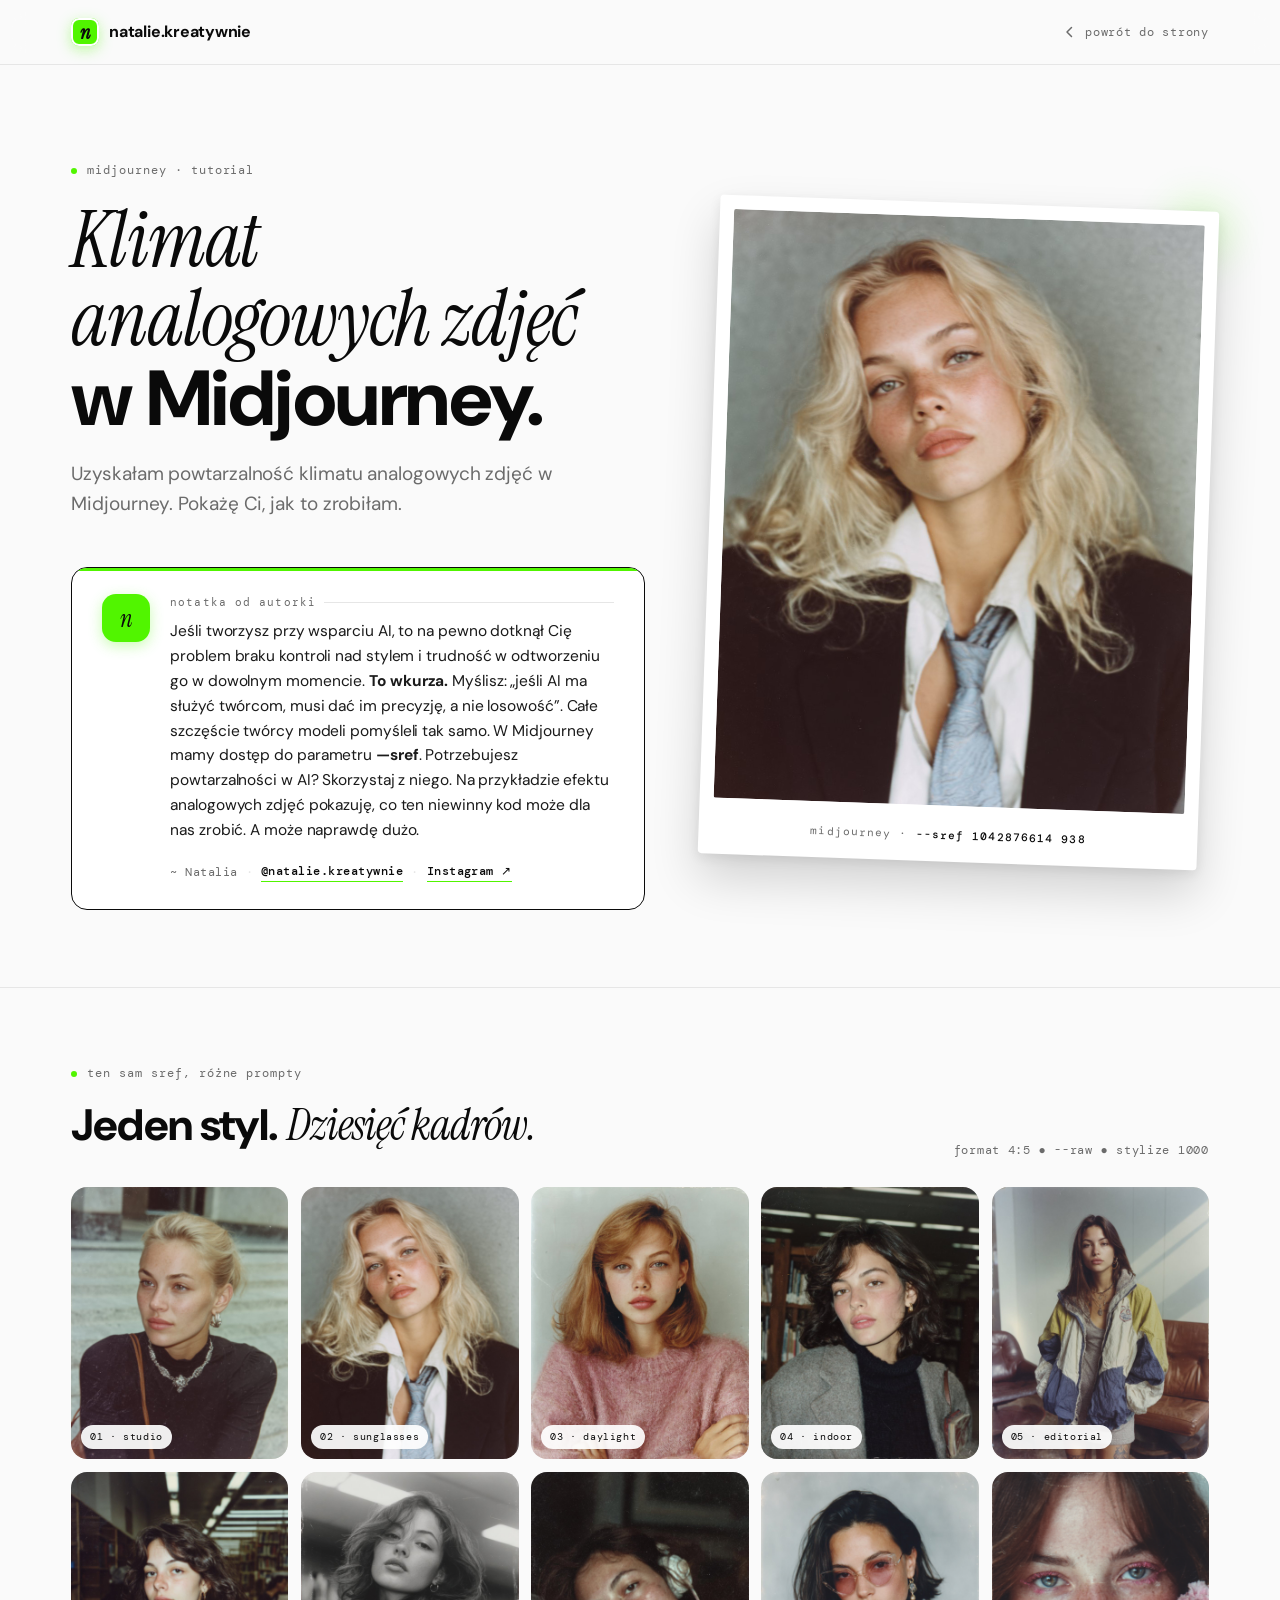
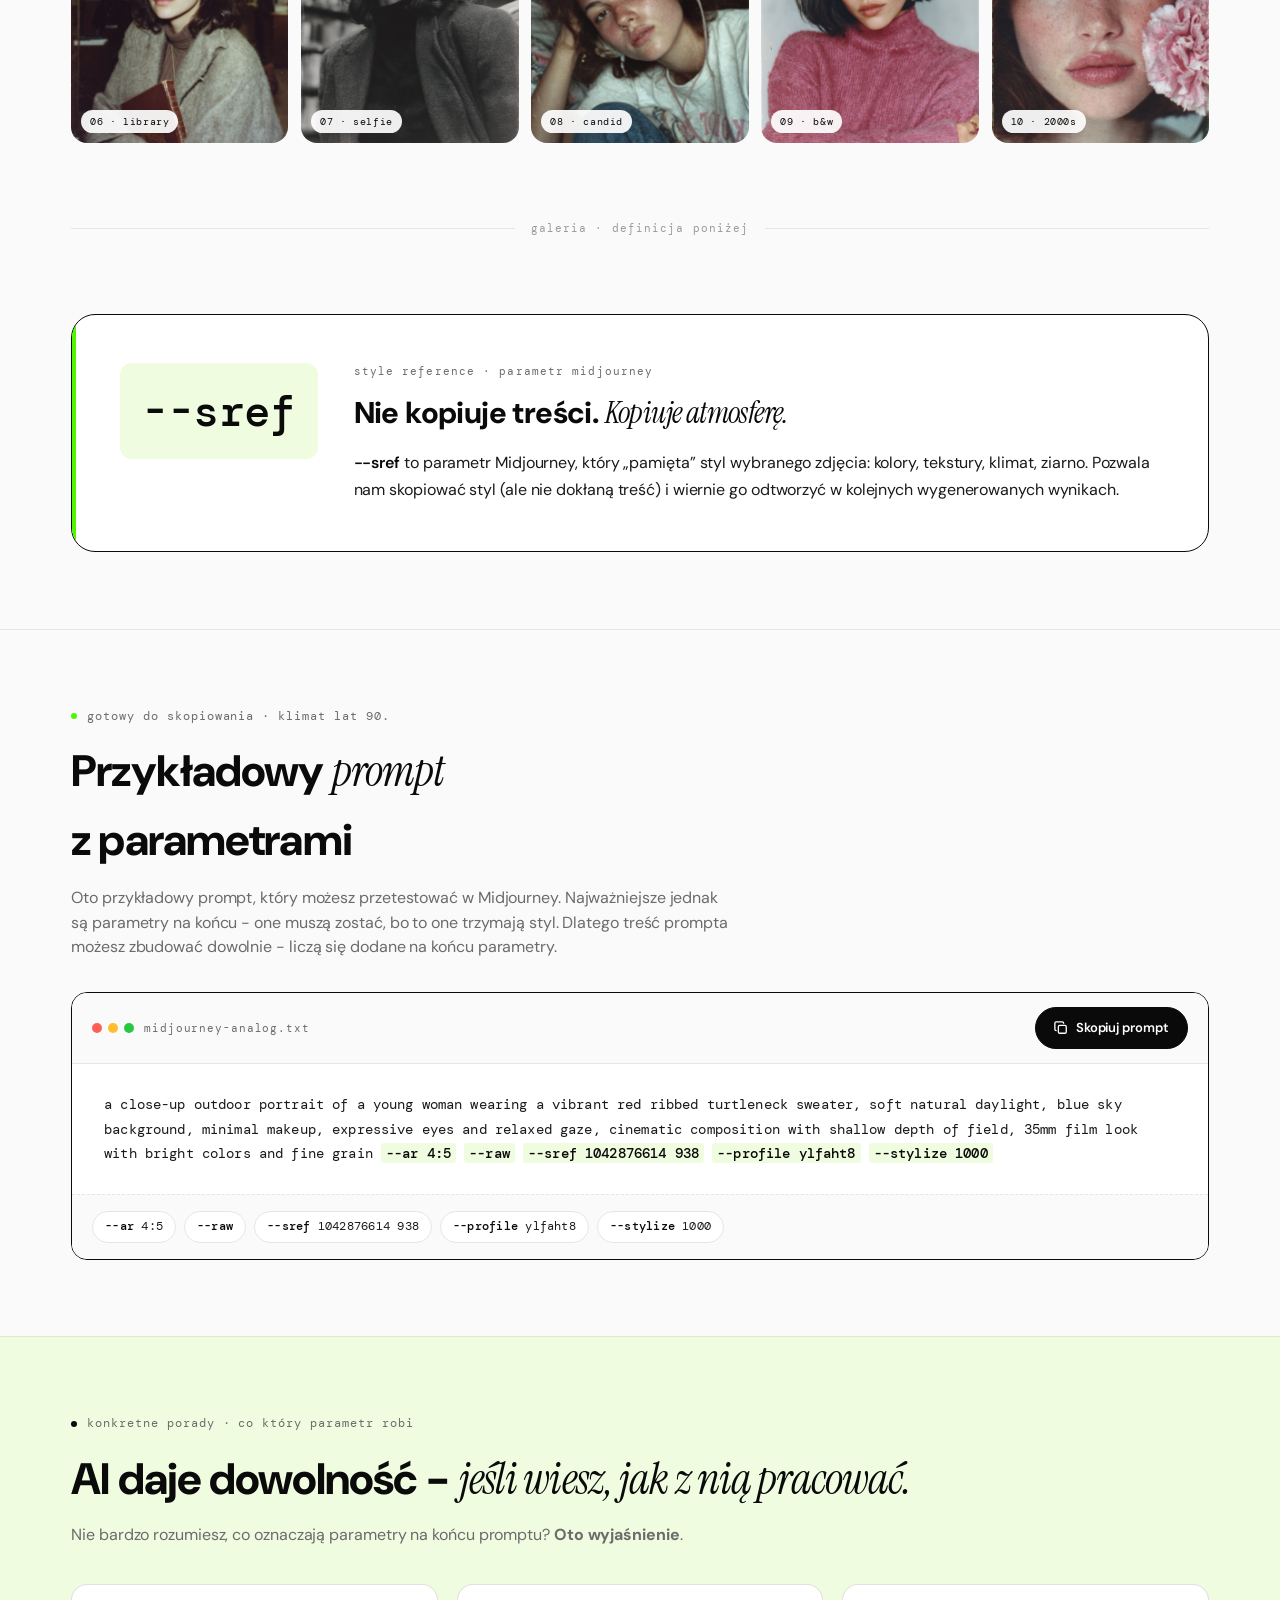
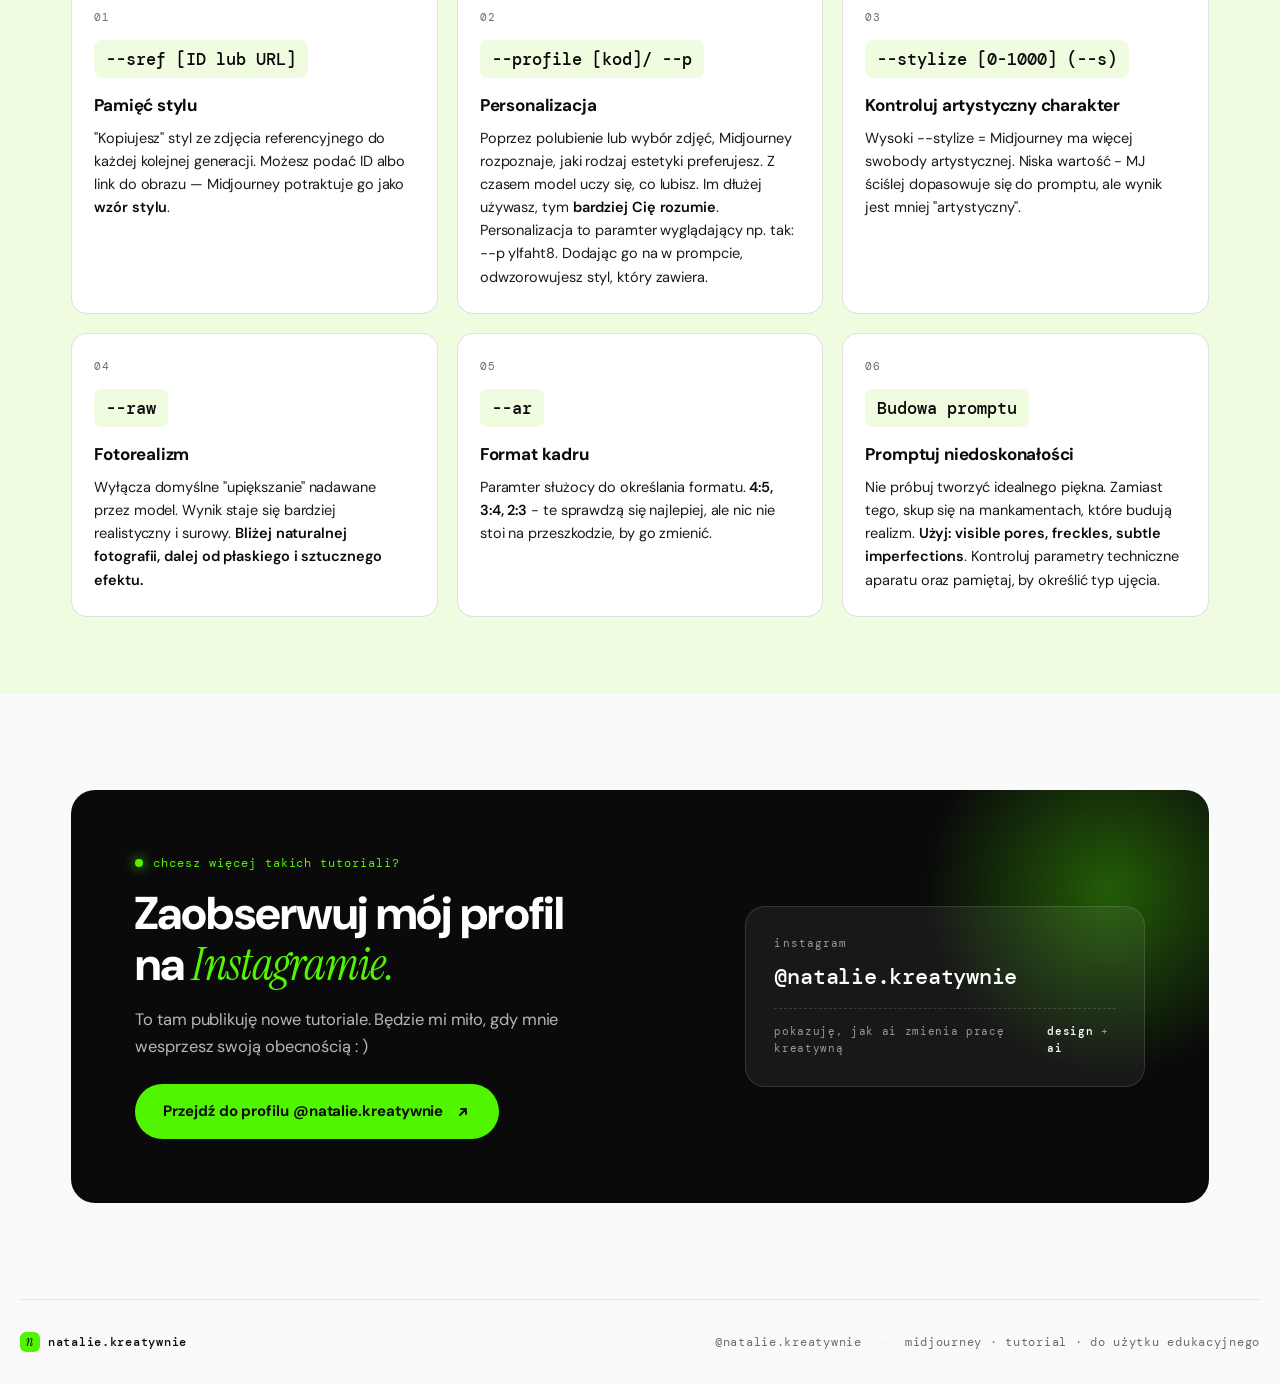
<file: analog.html>
<!doctype html>
<html lang="pl">
<head>
  <meta charset="utf-8" />
  <meta name="viewport" content="width=device-width, initial-scale=1" />
  <title>Analog z Midjourney — natalie.kreatywnie</title>
  <meta name="description" content="Jak uzyskać klimat analogowych zdjęć w Midjourney. Gotowy prompt z parametrami --sref, --profile, --stylize, --raw. Autorstwa Natalii Przybylskiej @natalie.kreatywnie" />

  <link rel="preconnect" href="https://fonts.googleapis.com" />
  <link rel="preconnect" href="https://fonts.gstatic.com" crossorigin />
  <link
    href="https://fonts.googleapis.com/css2?family=DM+Sans:opsz,wght@9..40,400;9..40,500;9..40,600;9..40,700;9..40,800&family=DM+Mono:wght@400;500&family=Instrument+Serif:ital@0;1&display=swap"
    rel="stylesheet"
  />

  <style>
    /* ============================================================
       natalie.kreatywnie — analog subpage
       ============================================================ */

    :root {
      --bg: #FAFAFA;
      --ink: #0A0A0A;
      --ink-2: #1A1A1A;
      --muted: #6B6B6B;
      --muted-2: #9A9A9A;
      --line: #E6E6E6;
      --line-strong: #0A0A0A;

      --lime: #51F500;
      --lime-tint: #F0FCE0;
      --lime-tint-2: #EBF9D6;
      --marker: #FFE600;

      --shadow-soft: 0 8px 24px rgba(0, 0, 0, 0.06);
      --shadow-lift: 0 12px 24px rgba(0, 0, 0, 0.08);
      --shadow-card-hover: 0 18px 36px rgba(0, 0, 0, 0.10);

      --f-sans: "DM Sans", ui-sans-serif, system-ui, sans-serif;
      --f-mono: "DM Mono", ui-monospace, "JetBrains Mono", Menlo, monospace;
      --f-serif: "Instrument Serif", "Times New Roman", serif;

      --r-card: 16px;
      --r-pill: 999px;

      --maxw: 1240px;
      --pad: clamp(20px, 4vw, 56px);
    }

    * { box-sizing: border-box; }
    html { scroll-behavior: smooth; -webkit-text-size-adjust: 100%; }
    body {
      margin: 0;
      background: var(--bg);
      color: var(--ink);
      font-family: var(--f-sans);
      font-weight: 400;
      font-size: 17px;
      line-height: 1.55;
      letter-spacing: -0.005em;
      -webkit-font-smoothing: antialiased;
      text-rendering: optimizeLegibility;
      overflow-x: hidden;
    }
    img { max-width: 100%; display: block; }
    a { color: inherit; text-decoration: none; }
    button { font: inherit; color: inherit; background: none; border: 0; cursor: pointer; padding: 0; }

    ::selection { background: var(--lime); color: var(--ink); }

    .wrap {
      width: 100%;
      max-width: var(--maxw);
      margin-inline: auto;
      padding-inline: var(--pad);
    }

    .section {
      padding-block: clamp(60px, 9vw, 112px);
      position: relative;
    }

    /* --- Nav --- */
    .nav {
      position: sticky; top: 0; z-index: 50;
      backdrop-filter: saturate(140%) blur(12px);
      -webkit-backdrop-filter: saturate(140%) blur(12px);
      background: rgba(250, 250, 250, 0.78);
      border-bottom: 1px solid var(--line);
    }
    .nav__inner {
      display: flex; align-items: center; justify-content: space-between;
      padding-block: 18px;
    }
    .nav__brand {
      display: inline-flex; align-items: center; gap: 10px;
      font-family: var(--f-sans);
      font-weight: 700;
      letter-spacing: -0.015em;
      font-size: 16px;
    }
    .nav__brand .glyph {
      width: 28px; height: 28px; border-radius: 8px;
      background: var(--lime);
      display: inline-flex; align-items: center; justify-content: center;
      font-family: var(--f-serif); font-style: italic;
      font-size: 20px; color: var(--ink);
      box-shadow: 0 0 0 2px #fff inset, 0 4px 14px rgba(81,245,0,0.35);
    }
    .nav__back {
      display: inline-flex; align-items: center; gap: 8px;
      font-family: var(--f-mono);
      font-size: 12px;
      letter-spacing: 0.06em;
      text-transform: lowercase;
      color: var(--muted);
      transition: color .2s ease;
    }
    .nav__back:hover { color: var(--ink); }
    .nav__back svg { transition: transform .25s ease; }
    .nav__back:hover svg { transform: translateX(-3px); }

    /* --- Hero --- */
    .page-hero {
      padding-top: clamp(48px, 7vw, 96px);
      padding-bottom: clamp(48px, 6vw, 80px);
      border-bottom: 1px solid var(--line);
    }
    .page-hero__grid {
      display: grid;
      grid-template-columns: 1.15fr 1fr;
      gap: clamp(28px, 5vw, 72px);
      align-items: center;
    }
    @media (max-width: 900px) {
      .page-hero__grid { grid-template-columns: 1fr; gap: 36px; }
    }

    .page-hero__eyebrow {
      display: inline-flex; align-items: center; gap: 10px;
      font-family: var(--f-mono); font-size: 12px;
      letter-spacing: 0.08em; text-transform: lowercase;
      color: var(--muted); margin-bottom: 20px;
    }
    .page-hero__eyebrow .dot {
      width: 6px; height: 6px; border-radius: 999px; background: var(--lime);
    }
    .page-hero__title {
      font-family: var(--f-sans); font-weight: 800;
      letter-spacing: -0.02em; line-height: 1.02;
      font-size: clamp(38px, 6.2vw, 78px);
      margin: 0 0 20px; color: var(--ink);
      text-wrap: balance;
    }
    .page-hero__title .italic {
      font-family: var(--f-serif); font-weight: 400; font-style: italic;
      letter-spacing: -0.015em;
    }
    .page-hero__sub {
      font-size: clamp(17px, 1.55vw, 19px);
      color: var(--muted); max-width: 50ch; margin: 0;
      line-height: 1.6;
    }

    /* Hero photo — polaroid look */
    .page-hero__photo {
      position: relative;
      transform: rotate(2deg);
      transition: transform .5s cubic-bezier(.2,.7,.2,1);
    }
    .page-hero__photo:hover { transform: rotate(0deg) translateY(-4px); }
    .page-hero__photo-frame {
      background: #fff;
      padding: 14px 14px 56px;
      border-radius: 4px;
      box-shadow: 0 24px 48px rgba(0,0,0,0.16), 0 4px 12px rgba(0,0,0,0.08);
      position: relative;
    }
    .page-hero__photo-frame img {
      width: 100%;
      aspect-ratio: 4 / 5;
      object-fit: cover;
      object-position: center;
      border-radius: 2px;
    }
    .page-hero__photo-caption {
      position: absolute;
      bottom: 18px; left: 0; right: 0;
      text-align: center;
      font-family: var(--f-mono);
      font-size: 11px;
      letter-spacing: 0.1em;
      text-transform: lowercase;
      color: var(--muted);
    }
    .page-hero__photo-caption b {
      color: var(--ink);
      font-weight: 500;
    }
    .page-hero__photo::before {
      content: "";
      position: absolute;
      top: -10px; right: -10px;
      width: 60px; height: 60px;
      background: var(--lime);
      border-radius: 999px;
      opacity: 0.2;
      filter: blur(20px);
      z-index: -1;
    }

    /* --- Author note --- */
    .author-note { margin: clamp(32px, 4vw, 48px) 0 0; }
    .author-note__card {
      display: flex; align-items: flex-start; gap: 20px;
      background: #fff;
      border: 1.5px solid var(--ink);
      border-radius: var(--r-card);
      padding: 26px 30px;
      position: relative;
      overflow: hidden;
      max-width: 620px;
    }
    .author-note__card::before {
      content: "";
      position: absolute;
      top: 0; left: 0; right: 0;
      height: 3px;
      background: var(--lime);
    }
    .author-note__avatar {
      flex-shrink: 0;
      width: 48px; height: 48px;
      border-radius: 14px;
      background: var(--lime);
      display: flex; align-items: center; justify-content: center;
      font-family: var(--f-serif); font-style: italic;
      font-size: 24px; color: var(--ink);
      font-weight: 400;
      box-shadow: 0 4px 14px rgba(81,245,0,0.3);
    }
    .author-note__body { flex: 1; min-width: 0; }
    .author-note__label {
      font-family: var(--f-mono); font-size: 11px;
      letter-spacing: 0.1em; text-transform: lowercase;
      color: var(--muted); margin-bottom: 8px;
      display: flex; align-items: center; gap: 8px;
    }
    .author-note__label::after {
      content: "";
      flex: 1; height: 1px; background: var(--line);
    }
    .author-note__text {
      font-size: 15.5px; color: var(--ink-2);
      line-height: 1.6; margin: 0 0 14px;
    }
    .author-note__text .ast { color: var(--muted-2); margin-inline: 4px; }
    .author-note__sig {
      display: inline-flex; align-items: center; gap: 8px;
      font-family: var(--f-mono); font-size: 12px;
      letter-spacing: 0.04em; color: var(--muted);
      flex-wrap: wrap;
    }
    .author-note__sig a {
      color: var(--ink); font-weight: 500;
      border-bottom: 1.5px solid var(--lime);
      transition: color .2s;
    }
    .author-note__sig a:hover { color: var(--lime); }
    .author-note__sig .sep { color: var(--line); }

    /* --- Gallery --- */
    .gallery {
      padding-block: clamp(48px, 6vw, 80px);
    }
    .gallery__head {
      display: flex; align-items: flex-end; justify-content: space-between;
      gap: 20px; flex-wrap: wrap;
      margin-bottom: 28px;
    }
    .gallery__label {
      font-family: var(--f-mono); font-size: 12px;
      letter-spacing: 0.08em; text-transform: lowercase;
      color: var(--muted);
      display: flex; align-items: center; gap: 10px;
    }
    .gallery__label .dot { width: 6px; height: 6px; border-radius: 999px; background: var(--lime); }

    .gallery__title {
      font-family: var(--f-sans); font-weight: 800;
      font-size: clamp(28px, 3.5vw, 44px);
      letter-spacing: -0.02em; margin: 8px 0 0;
    }
    .gallery__title .italic {
      font-family: var(--f-serif); font-weight: 400; font-style: italic;
    }

    .gallery__meta {
      font-family: var(--f-mono); font-size: 12px;
      letter-spacing: 0.06em; color: var(--muted);
      text-transform: lowercase;
    }

    .gallery__grid {
      display: grid;
      grid-template-columns: repeat(5, 1fr);
      gap: clamp(10px, 1vw, 14px);
    }
    @media (max-width: 1000px) { .gallery__grid { grid-template-columns: repeat(3, 1fr); } }
    @media (max-width: 640px)  { .gallery__grid { grid-template-columns: repeat(2, 1fr); } }

    .gallery__item {
      position: relative;
      aspect-ratio: 4 / 5;
      border-radius: var(--r-card);
      overflow: hidden;
      background: #ececec;
      transition: transform .4s cubic-bezier(.2,.7,.2,1), box-shadow .4s ease;
    }
    .gallery__item:nth-child(3n+1):hover { transform: translateY(-6px) rotate(-0.6deg); }
    .gallery__item:nth-child(3n+2):hover { transform: translateY(-6px) rotate(0.3deg); }
    .gallery__item:nth-child(3n):hover   { transform: translateY(-6px) rotate(0.7deg); }
    .gallery__item:hover { box-shadow: var(--shadow-card-hover); }
    .gallery__item img {
      width: 100%; height: 100%; object-fit: cover; object-position: center 25%;
      transition: transform .7s cubic-bezier(.2,.7,.2,1);
    }
    .gallery__item:hover img { transform: scale(1.05); }
    .gallery__item .tag {
      position: absolute; bottom: 10px; left: 10px;
      font-family: var(--f-mono); font-size: 10px;
      letter-spacing: 0.06em; text-transform: lowercase;
      background: rgba(255,255,255,0.92);
      border-radius: 999px; padding: 4px 9px;
      color: var(--ink);
    }

    /* --- Divider --- */
    .divider {
      display: flex; align-items: center; gap: 16px;
      font-family: var(--f-mono); font-size: 11px;
      letter-spacing: 0.1em; text-transform: lowercase;
      color: var(--muted-2); margin: 0;
    }
    .divider::before, .divider::after {
      content: ""; flex: 1; height: 1px; background: var(--line);
    }

    /* --- Info card (--sref explanation) --- */
    .info {
      padding-block: clamp(48px, 6vw, 80px);
    }
    .info__card {
      background: #fff;
      border: 1.5px solid var(--ink);
      border-radius: 24px;
      padding: clamp(28px, 4vw, 48px);
      display: grid;
      grid-template-columns: auto 1fr;
      gap: clamp(20px, 3vw, 36px);
      align-items: start;
      position: relative;
      overflow: hidden;
    }
    .info__card::before {
      content: "";
      position: absolute;
      top: 0; left: 0; bottom: 0;
      width: 4px;
      background: var(--lime);
    }
    @media (max-width: 700px) {
      .info__card { grid-template-columns: 1fr; gap: 20px; }
    }
    .info__param {
      font-family: var(--f-mono);
      font-weight: 500;
      font-size: clamp(28px, 3.5vw, 44px);
      letter-spacing: -0.01em;
      color: var(--ink);
      background: var(--lime-tint);
      padding: 14px 22px;
      border-radius: 12px;
      align-self: start;
      white-space: nowrap;
    }
    .info__body { min-width: 0; }
    .info__eyebrow {
      font-family: var(--f-mono); font-size: 11px;
      letter-spacing: 0.1em; text-transform: lowercase;
      color: var(--muted); margin-bottom: 10px;
    }
    .info__title {
      font-family: var(--f-sans); font-weight: 800;
      font-size: clamp(22px, 2.6vw, 30px);
      letter-spacing: -0.02em;
      margin: 0 0 14px;
    }
    .info__title .italic {
      font-family: var(--f-serif); font-weight: 400; font-style: italic;
    }
    .info__text {
      font-size: 16px; color: var(--ink-2); line-height: 1.65; margin: 0;
    }
    .info__text b { color: var(--ink); font-weight: 600; }

    /* --- Prompt section --- */
    .prompt-section {
      padding-block: clamp(48px, 6vw, 80px);
      border-top: 1px solid var(--line);
    }
    .prompt-section__head { margin-bottom: 32px; }
    .prompt-section__eyebrow {
      font-family: var(--f-mono); font-size: 12px;
      letter-spacing: 0.08em; text-transform: lowercase;
      color: var(--muted); margin-bottom: 12px;
      display: flex; align-items: center; gap: 10px;
    }
    .prompt-section__eyebrow .dot { width: 6px; height: 6px; border-radius: 999px; background: var(--lime); }
    .prompt-section__title {
      font-family: var(--f-sans); font-weight: 800;
      font-size: clamp(28px, 3.5vw, 44px);
      letter-spacing: -0.02em; margin: 0 0 12px;
    }
    .prompt-section__title .italic {
      font-family: var(--f-serif); font-weight: 400; font-style: italic;
    }
    .prompt-section__desc {
      color: var(--muted); font-size: 16px; max-width: 60ch; margin: 0;
    }

    .prompt-wrapper {
      position: relative;
      background: #fff;
      border: 1.5px solid var(--ink);
      border-radius: var(--r-card);
      overflow: hidden;
    }
    .prompt-toolbar {
      display: flex; align-items: center; justify-content: space-between;
      padding: 14px 20px;
      border-bottom: 1px solid var(--line);
      background: var(--bg);
      gap: 12px; flex-wrap: wrap;
    }
    .prompt-toolbar__label {
      display: flex; align-items: center; gap: 10px;
      font-family: var(--f-mono); font-size: 11px;
      letter-spacing: 0.08em; text-transform: lowercase; color: var(--muted);
    }
    .prompt-toolbar__dots { display: flex; gap: 6px; }
    .prompt-toolbar__dots span {
      width: 10px; height: 10px; border-radius: 999px;
      display: block;
    }
    .prompt-toolbar__dots .d1 { background: #FF5F57; }
    .prompt-toolbar__dots .d2 { background: #FFBE2E; }
    .prompt-toolbar__dots .d3 { background: #28C840; }

    .btn-copy {
      display: inline-flex; align-items: center; gap: 8px;
      padding: 10px 18px;
      background: var(--ink);
      color: #fff;
      border-radius: var(--r-pill);
      font-family: var(--f-sans); font-weight: 600; font-size: 13px;
      letter-spacing: -0.005em;
      transition: background .2s ease, transform .2s ease, box-shadow .2s ease;
      border: 1.5px solid var(--ink);
      cursor: pointer;
    }
    .btn-copy:hover {
      background: var(--lime);
      color: var(--ink);
      border-color: var(--lime);
      transform: translateY(-1px);
      box-shadow: 0 6px 18px rgba(81,245,0,0.3);
    }
    .btn-copy.--copied {
      background: var(--lime);
      color: var(--ink);
      border-color: var(--lime);
    }
    .btn-copy svg { width: 14px; height: 14px; }

    .prompt-body {
      padding: 28px 32px;
      font-family: var(--f-mono);
      font-size: 14px;
      line-height: 1.75;
      letter-spacing: 0.01em;
      color: var(--ink-2);
      white-space: pre-wrap;
      word-break: break-word;
    }
    .prompt-body .desc { color: var(--ink-2); }
    .prompt-body .param { color: var(--ink); font-weight: 500; background: var(--lime-tint); padding: 1px 5px; border-radius: 3px; }

    /* Parameter chips below prompt */
    .param-strip {
      display: flex; flex-wrap: wrap; gap: 8px;
      padding: 16px 20px;
      background: var(--bg);
      border-top: 1px dashed var(--line);
    }
    .param-chip {
      font-family: var(--f-mono); font-size: 11.5px;
      letter-spacing: 0.02em;
      padding: 6px 12px;
      background: #fff;
      border: 1px solid var(--line);
      border-radius: 999px;
      color: var(--ink-2);
    }
    .param-chip b { color: var(--ink); font-weight: 500; }

    /* --- Tips section --- */
    .tips {
      background: var(--lime-tint);
      padding-block: clamp(48px, 6vw, 80px);
      border-top: 1px solid rgba(10,10,10,0.08);
    }
    .tips__head { margin-bottom: 36px; }
    .tips__eyebrow {
      font-family: var(--f-mono); font-size: 12px;
      letter-spacing: 0.08em; text-transform: lowercase;
      color: var(--muted); margin-bottom: 12px;
      display: flex; align-items: center; gap: 10px;
    }
    .tips__eyebrow .dot { width: 6px; height: 6px; border-radius: 999px; background: var(--ink); }
    .tips__title {
      font-family: var(--f-sans); font-weight: 800;
      font-size: clamp(28px, 3.5vw, 44px);
      letter-spacing: -0.02em; margin: 0 0 10px;
    }
    .tips__title .italic {
      font-family: var(--f-serif); font-weight: 400; font-style: italic;
    }
    .tips__desc {
      color: var(--muted); font-size: 16px; max-width: 60ch; margin: 0;
    }

    .tips__grid {
      display: grid;
      grid-template-columns: repeat(3, 1fr);
      gap: clamp(14px, 1.5vw, 22px);
    }
    @media (max-width: 900px) { .tips__grid { grid-template-columns: repeat(2, 1fr); } }
    @media (max-width: 560px) { .tips__grid { grid-template-columns: 1fr; } }

    .tip {
      background: #fff;
      border: 1.5px solid rgba(10,10,10,0.12);
      border-radius: var(--r-card);
      padding: 24px 22px;
      position: relative;
      transition: transform .3s ease, box-shadow .3s ease, border-color .3s ease;
    }
    .tip:hover {
      transform: translateY(-3px);
      box-shadow: var(--shadow-lift);
      border-color: var(--ink);
    }
    .tip__num {
      font-family: var(--f-mono); font-size: 11px;
      letter-spacing: 0.08em; color: var(--muted);
      margin-bottom: 14px;
    }
    .tip__param {
      font-family: var(--f-mono);
      font-weight: 500;
      font-size: 17px;
      letter-spacing: 0;
      color: var(--ink);
      background: var(--lime-tint);
      padding: 6px 12px;
      border-radius: 8px;
      display: inline-block;
      margin-bottom: 14px;
    }
    .tip__title {
      font-family: var(--f-sans); font-weight: 700;
      font-size: 17px; letter-spacing: -0.01em;
      margin: 0 0 8px; color: var(--ink);
    }
    .tip__text {
      font-size: 14.5px; color: var(--ink-2); line-height: 1.6; margin: 0;
    }
    .tip__text b { color: var(--ink); font-weight: 600; }

    /* --- Instagram CTA --- */
    .ig-cta {
      padding-block: clamp(56px, 8vw, 96px);
    }
    .ig-cta__card {
      background: var(--ink);
      color: #fff;
      border-radius: 24px;
      padding: clamp(36px, 5vw, 64px);
      display: grid;
      grid-template-columns: 1.4fr 1fr;
      gap: clamp(24px, 4vw, 56px);
      align-items: center;
      position: relative;
      overflow: hidden;
    }
    @media (max-width: 780px) {
      .ig-cta__card { grid-template-columns: 1fr; }
    }
    .ig-cta__card::before {
      content: "";
      position: absolute;
      right: -100px; top: -100px;
      width: 400px; height: 400px;
      background: radial-gradient(circle, rgba(81,245,0,0.35) 0%, transparent 65%);
      pointer-events: none;
    }
    .ig-cta__eyebrow {
      font-family: var(--f-mono); font-size: 12px;
      letter-spacing: 0.08em; text-transform: lowercase;
      color: var(--lime); margin-bottom: 16px;
      display: flex; align-items: center; gap: 10px;
      position: relative;
    }
    .ig-cta__eyebrow .dot {
      width: 8px; height: 8px; border-radius: 999px; background: var(--lime);
      box-shadow: 0 0 12px var(--lime);
      animation: pulse 2s ease-in-out infinite;
    }
    @keyframes pulse {
      0%, 100% { opacity: 1; }
      50% { opacity: 0.5; }
    }
    .ig-cta__title {
      font-family: var(--f-sans); font-weight: 800;
      font-size: clamp(28px, 3.6vw, 46px);
      letter-spacing: -0.02em; line-height: 1.1;
      margin: 0 0 18px;
      position: relative;
    }
    .ig-cta__title .italic {
      font-family: var(--f-serif); font-weight: 400; font-style: italic;
      color: var(--lime);
    }
    .ig-cta__text {
      font-size: 16.5px;
      color: rgba(255,255,255,0.7);
      line-height: 1.6; margin: 0 0 24px;
      max-width: 44ch;
      position: relative;
    }
    .ig-cta__text .ast { color: var(--lime); margin-inline: 3px; }
    .ig-cta__btn {
      display: inline-flex; align-items: center; gap: 12px;
      padding: 16px 28px;
      background: var(--lime);
      color: var(--ink);
      border-radius: var(--r-pill);
      font-family: var(--f-sans); font-weight: 700; font-size: 15px;
      letter-spacing: -0.005em;
      transition: transform .25s ease, box-shadow .25s ease;
      position: relative;
    }
    .ig-cta__btn:hover {
      transform: translateY(-2px);
      box-shadow: 0 12px 28px rgba(81,245,0,0.45);
    }
    .ig-cta__btn svg { width: 16px; height: 16px; }

    .ig-cta__handle {
      position: relative;
      font-family: var(--f-mono);
      background: rgba(255,255,255,0.06);
      border: 1px solid rgba(255,255,255,0.12);
      border-radius: 20px;
      padding: 28px;
    }
    .ig-cta__handle-label {
      font-size: 11px; color: var(--muted-2);
      letter-spacing: 0.1em; text-transform: lowercase;
      margin-bottom: 8px;
    }
    .ig-cta__handle-name {
      font-size: 22px;
      color: #fff;
      letter-spacing: -0.01em;
      margin-bottom: 14px;
      font-weight: 500;
    }
    .ig-cta__handle-stat {
      display: flex; gap: 24px;
      padding-top: 14px;
      border-top: 1px dashed rgba(255,255,255,0.15);
      font-size: 11px;
      letter-spacing: 0.06em;
      text-transform: lowercase;
      color: var(--muted-2);
    }
    .ig-cta__handle-stat span b { color: #fff; font-weight: 500; }

    /* --- Footer --- */
    .footer {
      border-top: 1px solid var(--line);
      padding: 32px 0;
      display: flex; align-items: center; justify-content: space-between;
      gap: 16px; flex-wrap: wrap;
      font-family: var(--f-mono); font-size: 12px;
      color: var(--muted); letter-spacing: 0.06em;
    }
    .footer a:hover { color: var(--ink); }
    .footer__brand {
      display: inline-flex; align-items: center; gap: 8px;
      font-weight: 500; color: var(--ink);
    }

    /* Toast */
    .toast {
      position: fixed; bottom: 32px; left: 50%; transform: translateX(-50%) translateY(80px);
      background: var(--ink); color: #fff;
      font-family: var(--f-mono); font-size: 12px;
      letter-spacing: 0.06em; text-transform: lowercase;
      padding: 12px 20px; border-radius: var(--r-pill);
      display: flex; align-items: center; gap: 8px;
      z-index: 200;
      transition: transform .35s cubic-bezier(.2,.7,.2,1), opacity .35s ease;
      opacity: 0; pointer-events: none;
    }
    .toast.is-visible { transform: translateX(-50%) translateY(0); opacity: 1; }
    .toast .lime { color: var(--lime); }

    @media (max-width: 640px) {
      .prompt-body { padding: 22px 18px; font-size: 13px; }
      .author-note__card { flex-direction: column; gap: 14px; padding: 22px 20px; }
      .info__param { font-size: 24px; padding: 10px 16px; }
    }
  </style>
</head>
<body>

  <!-- Nav -->
  <nav class="nav">
    <div class="wrap nav__inner">
      <a href="index.html" class="nav__brand">
        <span class="glyph">n</span>
        natalie.kreatywnie
      </a>
      <a href="index.html" class="nav__back">
        <svg width="14" height="14" viewBox="0 0 14 14" fill="none">
          <path d="M8.5 2.5L4 7l4.5 4.5" stroke="currentColor" stroke-width="1.5" stroke-linecap="round" stroke-linejoin="round"/>
        </svg>
        powrót do strony
      </a>
    </div>
  </nav>

  <!-- Hero -->
  <section class="page-hero section">
    <div class="wrap">
      <div class="page-hero__grid">

        <div>
          <div class="page-hero__eyebrow">
            <span class="dot"></span>
            midjourney · tutorial
          </div>
          <h1 class="page-hero__title">
            <span class="italic">Klimat<br>analogowych zdjęć</span><br>
            w Midjourney.
          </h1>
          <p class="page-hero__sub">
            Uzyskałam powtarzalność klimatu analogowych zdjęć w Midjourney. Pokażę Ci, jak to zrobiłam.
          </p>

          <!-- Author note -->
          <div class="author-note">
            <div class="author-note__card">
              <div class="author-note__avatar">n</div>
              <div class="author-note__body">
                <div class="author-note__label">notatka od autorki</div>
                <p class="author-note__text">
                  Jeśli tworzysz przy wsparciu AI, to na pewno dotknął Cię problem braku kontroli nad stylem i trudność w odtworzeniu go w dowolnym momencie. <b>To wkurza.</b>
Myślisz: „jeśli AI ma służyć twórcom, musi dać im precyzję, a nie losowość”.
Całe szczęście twórcy modeli pomyśleli tak samo.
W Midjourney mamy dostęp do parametru <b>—sref</b>. Potrzebujesz powtarzalności w AI? Skorzystaj z niego.
Na przykładzie efektu analogowych zdjęć pokazuję, co ten niewinny kod może dla nas zrobić.
A może naprawdę dużo.

                </p>
                <div class="author-note__sig">
                  <span>~ Natalia</span>
                  <span class="sep">·</span>
                  <a href="https://www.instagram.com/natalie.kreatywnie/" target="_blank" rel="noopener">@natalie.kreatywnie</a>
                  <span class="sep">·</span>
                  <a href="https://www.instagram.com/natalie.kreatywnie/" target="_blank" rel="noopener">Instagram ↗</a>
                </div>
              </div>
            </div>
          </div>
        </div>

        <!-- Hero photo (polaroid) -->
        <div class="page-hero__photo">
          <div class="page-hero__photo-frame">
            <img src="img/analog/05.png" alt="Przykład analogowego portretu wygenerowanego w Midjourney" loading="eager">
            <div class="page-hero__photo-caption">
              midjourney · <b>--sref 1042876614 938</b>
            </div>
          </div>
        </div>

      </div>
    </div>
  </section>

  <!-- Gallery -->
  <section class="gallery">
    <div class="wrap">
      <div class="gallery__head">
        <div>
          <div class="gallery__label">
            <span class="dot"></span>
            ten sam sref, różne prompty
          </div>
          <h2 class="gallery__title">Jeden styl. <span class="italic">Dziesięć kadrów.</span></h2>
        </div>
        <div class="gallery__meta">format 4:5 ● --raw ● stylize 1000</div>
      </div>

      <div class="gallery__grid">
        <div class="gallery__item"><img src="img/analog/03.png" alt="Analog portrait — studio, mohair sweater, freckles" loading="lazy"><span class="tag">01 · studio</span></div>
        <div class="gallery__item"><img src="img/analog/05.png" alt="Analog portrait — pink knit, tinted glasses" loading="lazy"><span class="tag">02 · sunglasses</span></div>
        <div class="gallery__item"><img src="img/analog/01.png" alt="Analog street portrait — diffused daylight" loading="lazy"><span class="tag">03 · daylight</span></div>
        <div class="gallery__item"><img src="img/analog/06.png" alt="Analog full-body — vintage jacket, leather sofa" loading="lazy"><span class="tag">04 · indoor</span></div>
        <div class="gallery__item"><img src="img/analog/04.png" alt="Analog portrait — wavy hair, suit & tie" loading="lazy"><span class="tag">05 · editorial</span></div>
        <div class="gallery__item"><img src="img/analog/08.png" alt="Analog library portrait — brunette, wool coat" loading="lazy"><span class="tag">06 · library</span></div>
        <div class="gallery__item"><img src="img/analog/09.png" alt="Analog mirror selfie — blazer, blue tie" loading="lazy"><span class="tag">07 · selfie</span></div>
        <div class="gallery__item"><img src="img/analog/10.png" alt="Analog candid — brunette holding book" loading="lazy"><span class="tag">08 · candid</span></div>
        <div class="gallery__item"><img src="img/analog/02.png" alt="Analog b&amp;w portrait — wool blazer, library shelves" loading="lazy"><span class="tag">09 · b&amp;w</span></div>
        <div class="gallery__item"><img src="img/analog/07.png" alt="Analog candid 2000s — headphones, t-shirt" loading="lazy"><span class="tag">10 · 2000s</span></div>
      </div>
    </div>
  </section>

  <div class="wrap">
    <div class="divider">galeria · definicja poniżej</div>
  </div>

  <!-- Info card: what is --sref -->
  <section class="info">
    <div class="wrap">
      <div class="info__card">
        <div class="info__param">--sref</div>
        <div class="info__body">
          <div class="info__eyebrow">style reference · parametr midjourney</div>
          <h2 class="info__title">
            Nie kopiuje treści. <span class="italic">Kopiuje atmosferę.</span>
          </h2>
          <p class="info__text">
            <b>--sref</b> to parametr Midjourney, który „pamięta” styl wybranego zdjęcia: kolory, tekstury, klimat, ziarno. Pozwala nam skopiować styl (ale nie dokłaną treść) i wiernie go odtworzyć w kolejnych wygenerowanych wynikach.
          </p>
        </div>
      </div>
    </div>
  </section>

  <!-- Prompt section -->
  <section class="prompt-section">
    <div class="wrap">
      <div class="prompt-section__head">
        <div class="prompt-section__eyebrow">
          <span class="dot"></span>
          gotowy do skopiowania · klimat lat 90.
        </div>
        <h2 class="prompt-section__title">
          Przykładowy <span class="italic">prompt</span><br>z parametrami
        </h2>
        <p class="prompt-section__desc">
          Oto przykładowy prompt, który możesz przetestować w Midjourney. Najważniejsze jednak są parametry na końcu - one muszą zostać, bo to one trzymają styl. Dlatego treść prompta możesz zbudować dowolnie - liczą się dodane na końcu parametry.
        </p>
      </div>

      <div class="prompt-wrapper">
        <div class="prompt-toolbar">
          <div class="prompt-toolbar__label">
            <div class="prompt-toolbar__dots">
              <span class="d1"></span><span class="d2"></span><span class="d3"></span>
            </div>
            midjourney-analog.txt
          </div>
          <button class="btn-copy" id="copyBtn" onclick="copyPrompt()">
            <svg viewBox="0 0 16 16" fill="none" xmlns="http://www.w3.org/2000/svg">
              <rect x="5" y="5" width="9" height="9" rx="1.5" stroke="currentColor" stroke-width="1.5"/>
              <path d="M3 11H2.5A1.5 1.5 0 011 9.5v-7A1.5 1.5 0 012.5 1h7A1.5 1.5 0 0111 2.5V3" stroke="currentColor" stroke-width="1.5"/>
            </svg>
            <span id="copyLabel">Skopiuj prompt</span>
          </button>
        </div>
        <div class="prompt-body" id="promptBody"><span class="desc">a close-up outdoor portrait of a young woman wearing a vibrant red ribbed turtleneck sweater, soft natural daylight, blue sky background, minimal makeup, expressive eyes and relaxed gaze, cinematic composition with shallow depth of field, 35mm film look with bright colors and fine grain</span> <span class="param">--ar 4:5</span> <span class="param">--raw</span> <span class="param">--sref 1042876614 938</span> <span class="param">--profile ylfaht8</span> <span class="param">--stylize 1000</span></div>

        <div class="param-strip">
          <span class="param-chip"><b>--ar</b> 4:5</span>
          <span class="param-chip"><b>--raw</b></span>
          <span class="param-chip"><b>--sref</b> 1042876614 938</span>
          <span class="param-chip"><b>--profile</b> ylfaht8</span>
          <span class="param-chip"><b>--stylize</b> 1000</span>
        </div>
      </div>
    </div>
  </section>

  <!-- Tips -->
  <section class="tips section">
    <div class="wrap">
      <div class="tips__head">
        <div class="tips__eyebrow">
          <span class="dot"></span>
          konkretne porady · co który parametr robi
        </div>
        <h2 class="tips__title">
          AI daje dowolność - <span class="italic">jeśli wiesz, jak z nią pracować.</span>
        </h2>
        <p class="tips__desc">
          Nie bardzo rozumiesz, co oznaczają parametry na końcu promptu? <b>Oto wyjaśnienie</b>. 
        </p>
      </div>

      <div class="tips__grid">

        <div class="tip">
          <div class="tip__num">01</div>
          <span class="tip__param">--sref [ID lub URL]</span>
          <h3 class="tip__title">Pamięć stylu</h3>
          <p class="tip__text">
            "Kopiujesz" styl ze zdjęcia referencyjnego do każdej kolejnej generacji. Możesz podać ID albo link do obrazu — Midjourney potraktuje go jako <b>wzór stylu</b>.
          </p>
        </div>

        <div class="tip">
          <div class="tip__num">02</div>
          <span class="tip__param">--profile [kod]/ --p</span>
          <h3 class="tip__title">Personalizacja</h3>
          <p class="tip__text">
            Poprzez polubienie lub wybór zdjęć, Midjourney rozpoznaje, jaki rodzaj estetyki preferujesz. Z czasem model uczy się, co lubisz. Im dłużej używasz, tym <b>bardziej Cię rozumie</b>. Personalizacja to paramter wyglądający np. tak: --p ylfaht8. Dodając go na w prompcie, odwzorowujesz styl, który zawiera.
          </p>
        </div>

        <div class="tip">
          <div class="tip__num">03</div>
          <span class="tip__param">--stylize [0-1000] (--s)</span>
          <h3 class="tip__title">Kontroluj artystyczny charakter</h3>
          <p class="tip__text">
            Wysoki --stylize = Midjourney ma więcej swobody artystycznej. Niska wartość - MJ ściślej dopasowuje się do promptu, ale wynik jest mniej "artystyczny". 
          </p>
        </div>

        <div class="tip">
          <div class="tip__num">04</div>
          <span class="tip__param">--raw</span>
          <h3 class="tip__title">Fotorealizm</h3>
          <p class="tip__text">
            Wyłącza domyślne "upiększanie" nadawane przez model. Wynik staje się bardziej realistyczny i surowy. <b>Bliżej naturalnej fotografii, dalej od płaskiego i sztucznego efektu.</b>
          </p>
        </div>

        <div class="tip">
          <div class="tip__num">05</div>
          <span class="tip__param">--ar</span>
          <h3 class="tip__title">Format kadru</h3>
          <p class="tip__text">
            Paramter służocy do określania formatu. <b>4:5, 3:4, 2:3</b> - te sprawdzą się najlepiej, ale nic nie stoi na przeszkodzie, by go zmienić.
          </p>
        </div>

        <div class="tip">
          <div class="tip__num">06</div>
          <span class="tip__param">Budowa promptu</span>
          <h3 class="tip__title">Promptuj niedoskonałości</h3>
          <p class="tip__text">
           Nie próbuj tworzyć idealnego piękna. Zamiast tego, skup się na mankamentach, które budują realizm. <b>Użyj: visible pores, freckles, subtle imperfections</b>. Kontroluj parametry techniczne aparatu oraz pamiętaj, by określić typ ujęcia. 
          </p>
        </div>

      </div>
    </div>
  </section>

  <!-- Instagram CTA -->
  <section class="ig-cta">
    <div class="wrap">
      <div class="ig-cta__card">
        <div>
          <div class="ig-cta__eyebrow">
            <span class="dot"></span>
            chcesz więcej takich tutoriali?
          </div>
          <h2 class="ig-cta__title">
            Zaobserwuj mój profil<br>
            na <span class="italic">Instagramie.</span>
          </h2>
          <p class="ig-cta__text">
            To tam publikuję nowe tutoriale. Będzie mi miło, gdy mnie wesprzesz swoją obecnością : )
          </p>
          <a class="ig-cta__btn" href="https://www.instagram.com/natalie.kreatywnie/" target="_blank" rel="noopener">
            Przejdź do profilu @natalie.kreatywnie
            <svg viewBox="0 0 16 16" fill="none">
              <path d="M5 11L11 5M11 5H6M11 5V10" stroke="currentColor" stroke-width="1.8" stroke-linecap="round" stroke-linejoin="round"/>
            </svg>
          </a>
        </div>

        <div class="ig-cta__handle">
          <div class="ig-cta__handle-label">instagram</div>
          <div class="ig-cta__handle-name">@natalie.kreatywnie</div>
          <div class="ig-cta__handle-stat">
            <span>Pokazuję, jak AI zmienia pracę kreatywną</span>
            <span><b>design</b> + <b>ai</b></span>
          </div>
        </div>
      </div>
    </div>
  </section>

  <!-- Footer -->
  <footer>
    <div class="wrap footer">
      <div class="footer__brand">
        <span style="width:20px;height:20px;border-radius:6px;background:var(--lime);display:inline-flex;align-items:center;justify-content:center;font-family:var(--f-serif);font-style:italic;font-size:14px;">n</span>
        natalie.kreatywnie
      </div>
      <div>
        <a href="https://www.instagram.com/natalie.kreatywnie/" target="_blank" rel="noopener">@natalie.kreatywnie</a>
        <span style="margin-inline:10px;color:var(--line)">·</span>
        midjourney · tutorial · do użytku edukacyjnego
      </div>
    </div>
  </footer>

  <!-- Toast -->
  <div class="toast" id="toast">
    <svg width="14" height="14" viewBox="0 0 14 14" fill="none"><path d="M2.5 7L5.5 10L11.5 4" stroke="#51F500" stroke-width="2" stroke-linecap="round"/></svg>
    <span>prompt skopiowany <span class="lime">✓</span></span>
  </div>

  <script>
    const PROMPT_TEXT = `a close-up outdoor portrait of a young woman wearing a vibrant red ribbed turtleneck sweater, soft natural daylight, blue sky background, minimal makeup, expressive eyes and relaxed gaze, cinematic composition with shallow depth of field, 35mm film look with bright colors and fine grain --ar 4:5 --raw --sref 1042876614 938 --profile ylfaht8 --stylize 1000`;

    function copyPrompt() {
      navigator.clipboard.writeText(PROMPT_TEXT).then(() => {
        const btn = document.getElementById('copyBtn');
        const label = document.getElementById('copyLabel');
        btn.classList.add('--copied');
        label.textContent = 'Skopiowano!';

        const toast = document.getElementById('toast');
        toast.classList.add('is-visible');

        setTimeout(() => {
          btn.classList.remove('--copied');
          label.textContent = 'Skopiuj prompt';
          toast.classList.remove('is-visible');
        }, 2500);
      }).catch(() => {
        const ta = document.createElement('textarea');
        ta.value = PROMPT_TEXT;
        ta.style.position = 'fixed'; ta.style.opacity = '0';
        document.body.appendChild(ta);
        ta.select();
        document.execCommand('copy');
        document.body.removeChild(ta);
        document.getElementById('copyLabel').textContent = 'Skopiowano!';
        setTimeout(() => { document.getElementById('copyLabel').textContent = 'Skopiuj prompt'; }, 2000);
      });
    }

    const nav = document.querySelector('.nav');
    window.addEventListener('scroll', () => {
      nav.classList.toggle('is-scrolled', window.scrollY > 10);
    }, { passive: true });
  </script>
</body>
</html>
</file>
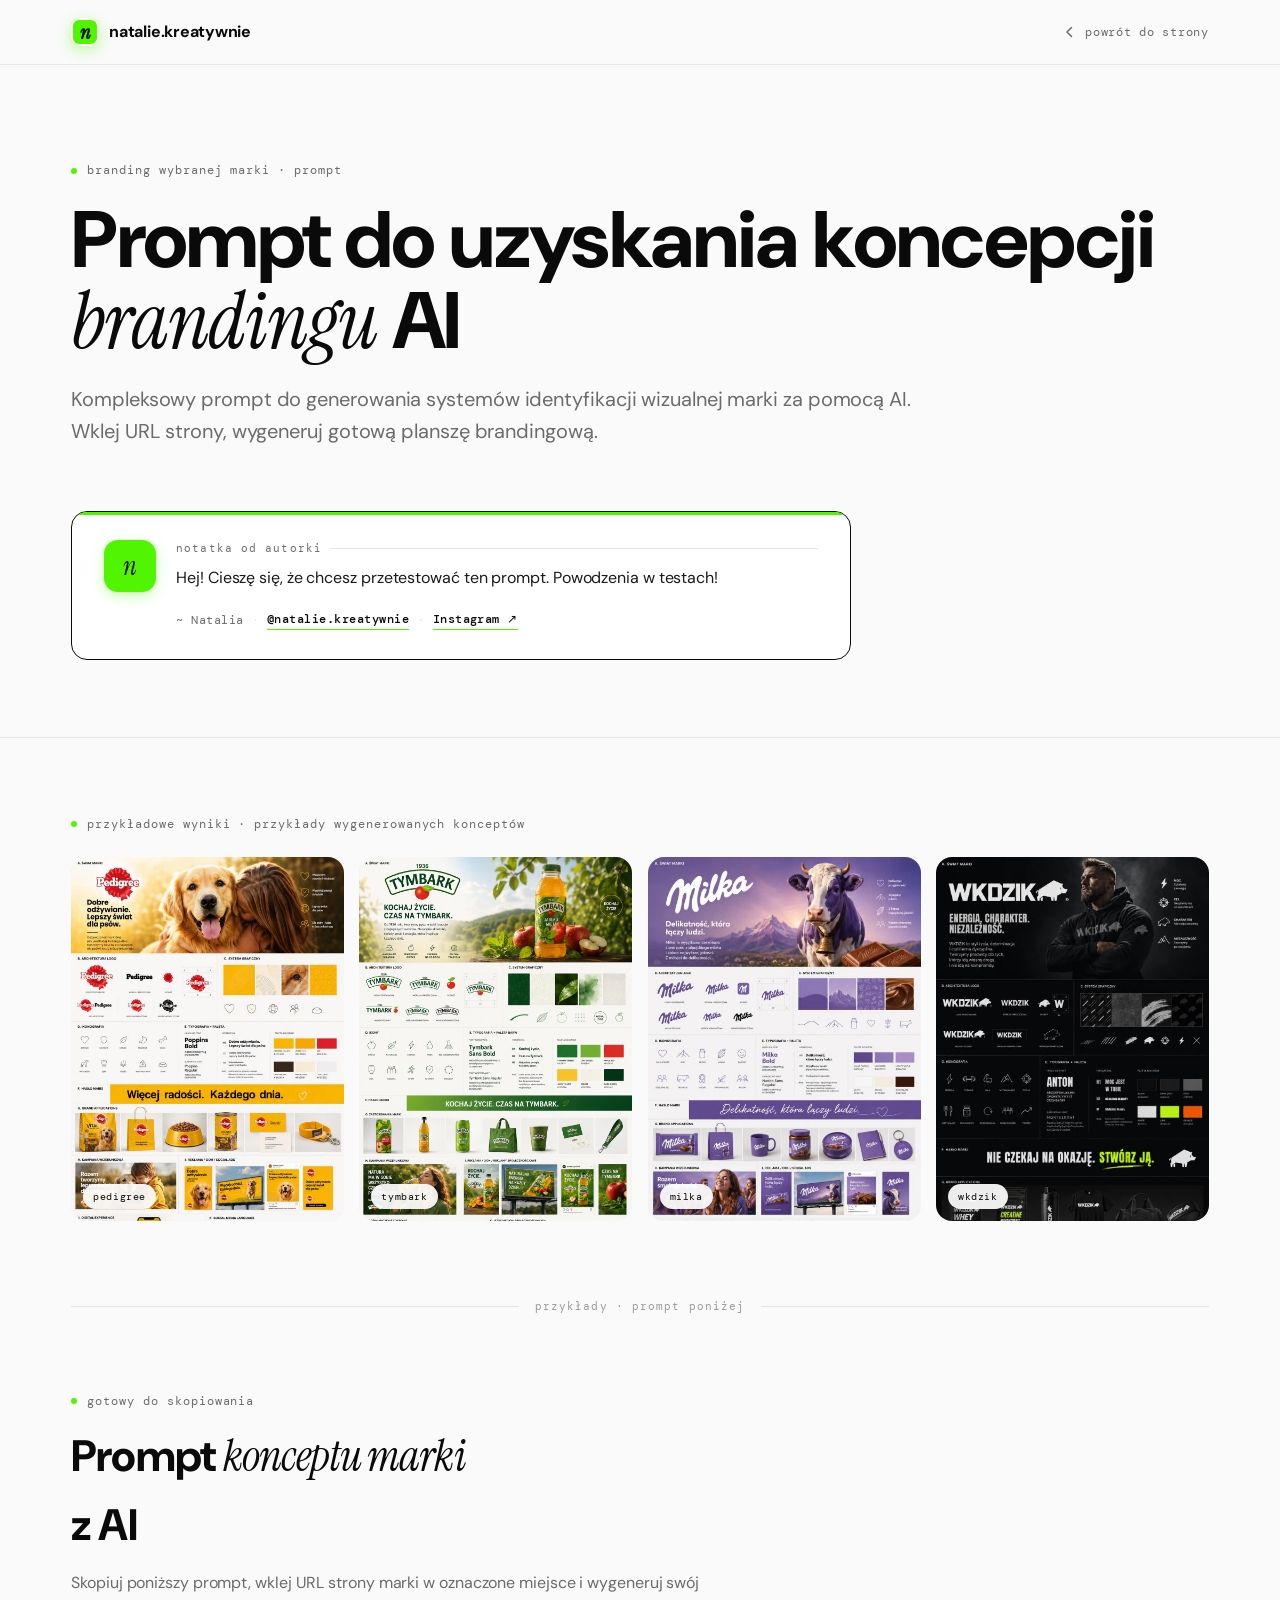
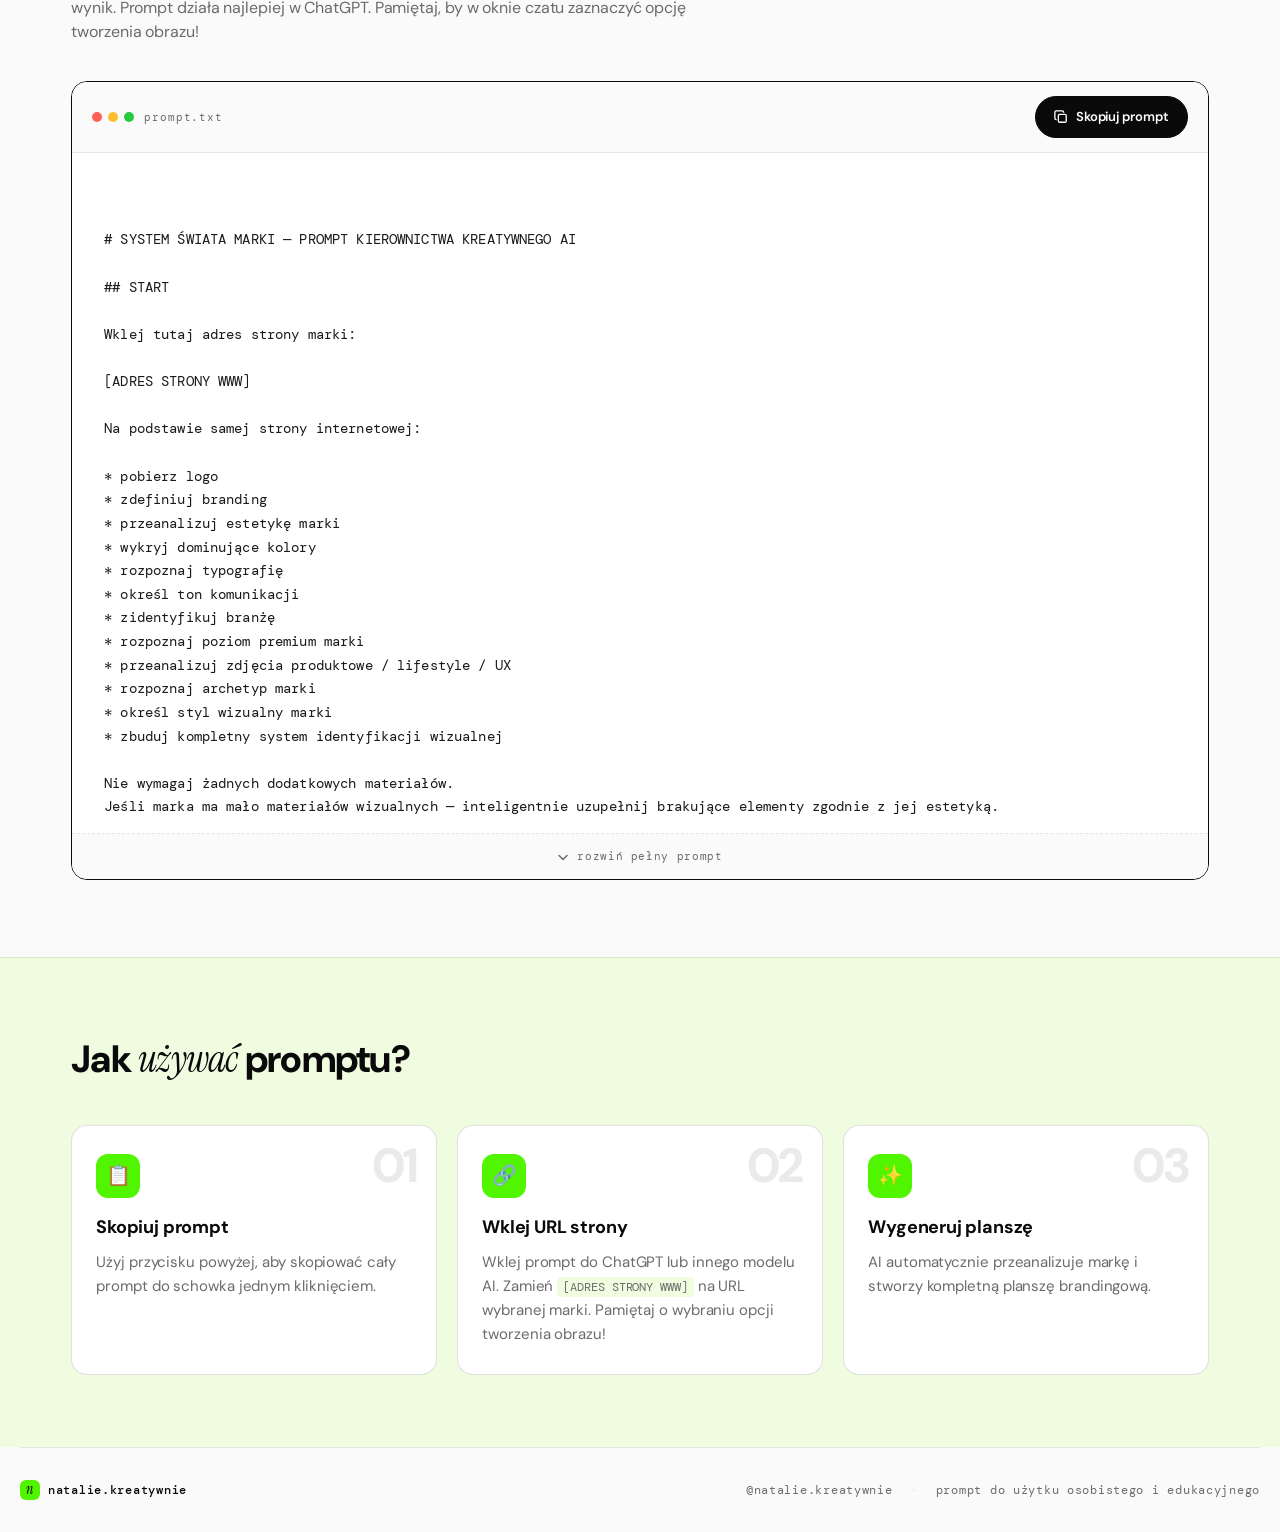
<file: prompt.html>
<!doctype html>
<html lang="pl">
<head>
  <meta charset="utf-8" />
  <meta name="viewport" content="width=device-width, initial-scale=1" />
  <title>Prompt kierownictwa kreatywnego AI — natalie.kreatywnie</title>
  <meta name="description" content="Gotowy prompt do generowania kompletnych systemów identyfikacji wizualnej marki za pomocą AI. Autorstwa Natalii Przybylskiej @natalie.kreatywnie" />

  <link rel="preconnect" href="https://fonts.googleapis.com" />
  <link rel="preconnect" href="https://fonts.gstatic.com" crossorigin />
  <link
    href="https://fonts.googleapis.com/css2?family=DM+Sans:opsz,wght@9..40,400;9..40,500;9..40,600;9..40,700;9..40,800&family=DM+Mono:wght@400;500&family=Instrument+Serif:ital@0;1&display=swap"
    rel="stylesheet"
  />

  <style>
    /* ============================================================
       natalie.kreatywnie — prompt subpage
       ============================================================ */

    :root {
      --bg: #FAFAFA;
      --ink: #0A0A0A;
      --ink-2: #1A1A1A;
      --muted: #6B6B6B;
      --muted-2: #9A9A9A;
      --line: #E6E6E6;
      --line-strong: #0A0A0A;

      --lime: #51F500;
      --lime-tint: #F0FCE0;
      --lime-tint-2: #EBF9D6;
      --marker: #FFE600;

      --shadow-soft: 0 8px 24px rgba(0, 0, 0, 0.06);
      --shadow-lift: 0 12px 24px rgba(0, 0, 0, 0.08);
      --shadow-card-hover: 0 18px 36px rgba(0, 0, 0, 0.10);

      --f-sans: "DM Sans", ui-sans-serif, system-ui, sans-serif;
      --f-mono: "DM Mono", ui-monospace, "JetBrains Mono", Menlo, monospace;
      --f-serif: "Instrument Serif", "Times New Roman", serif;

      --r-card: 16px;
      --r-pill: 999px;

      --maxw: 1240px;
      --pad: clamp(20px, 4vw, 56px);
    }

    * { box-sizing: border-box; }
    html { scroll-behavior: smooth; -webkit-text-size-adjust: 100%; }
    body {
      margin: 0;
      background: var(--bg);
      color: var(--ink);
      font-family: var(--f-sans);
      font-weight: 400;
      font-size: 17px;
      line-height: 1.55;
      letter-spacing: -0.005em;
      -webkit-font-smoothing: antialiased;
      text-rendering: optimizeLegibility;
      overflow-x: hidden;
    }
    img { max-width: 100%; display: block; }
    a { color: inherit; text-decoration: none; }
    button { font: inherit; color: inherit; background: none; border: 0; cursor: pointer; padding: 0; }

    ::selection { background: var(--lime); color: var(--ink); }

    .wrap {
      width: 100%;
      max-width: var(--maxw);
      margin-inline: auto;
      padding-inline: var(--pad);
    }

    .section {
      padding-block: clamp(60px, 9vw, 112px);
      position: relative;
    }

    /* --- Nav --- */
    .nav {
      position: sticky; top: 0; z-index: 50;
      backdrop-filter: saturate(140%) blur(12px);
      -webkit-backdrop-filter: saturate(140%) blur(12px);
      background: rgba(250, 250, 250, 0.78);
      border-bottom: 1px solid var(--line);
    }
    .nav__inner {
      display: flex; align-items: center; justify-content: space-between;
      padding-block: 18px;
    }
    .nav__brand {
      display: inline-flex; align-items: center; gap: 10px;
      font-family: var(--f-sans);
      font-weight: 700;
      letter-spacing: -0.015em;
      font-size: 16px;
    }
    .nav__brand .glyph {
      width: 28px; height: 28px; border-radius: 8px;
      background: var(--lime);
      display: inline-flex; align-items: center; justify-content: center;
      font-family: var(--f-serif); font-style: italic;
      font-size: 20px; color: var(--ink);
      box-shadow: 0 0 0 2px #fff inset, 0 4px 14px rgba(81,245,0,0.35);
    }
    .nav__back {
      display: inline-flex; align-items: center; gap: 8px;
      font-family: var(--f-mono);
      font-size: 12px;
      letter-spacing: 0.06em;
      text-transform: lowercase;
      color: var(--muted);
      transition: color .2s ease;
    }
    .nav__back:hover { color: var(--ink); }
    .nav__back svg { transition: transform .25s ease; }
    .nav__back:hover svg { transform: translateX(-3px); }

    /* --- Hero / header --- */
    .page-hero {
      padding-top: clamp(48px, 7vw, 96px);
      padding-bottom: clamp(48px, 6vw, 80px);
      border-bottom: 1px solid var(--line);
    }
    .page-hero__eyebrow {
      display: inline-flex; align-items: center; gap: 10px;
      font-family: var(--f-mono); font-size: 12px;
      letter-spacing: 0.08em; text-transform: lowercase;
      color: var(--muted); margin-bottom: 20px;
    }
    .page-hero__eyebrow .dot {
      width: 6px; height: 6px; border-radius: 999px; background: var(--lime);
    }
    .page-hero__title {
      font-family: var(--f-sans); font-weight: 800;
      letter-spacing: -0.02em; line-height: 1.02;
      font-size: clamp(38px, 6.5vw, 80px);
      margin: 0 0 20px; color: var(--ink);
      text-wrap: balance;
    }
    .page-hero__title .italic {
      font-family: var(--f-serif); font-weight: 400; font-style: italic;
      letter-spacing: -0.015em;
    }
    .page-hero__sub {
      font-size: clamp(17px, 1.6vw, 20px);
      color: var(--muted); max-width: 60ch; margin: 0;
      line-height: 1.6;
    }

    /* --- Author note card --- */
    .author-note {
      margin: clamp(40px, 5vw, 64px) 0 0;
    }
    .author-note__card {
      display: flex; align-items: flex-start; gap: 20px;
      background: #fff;
      border: 1.5px solid var(--ink);
      border-radius: var(--r-card);
      padding: 28px 32px;
      position: relative;
      overflow: hidden;
      max-width: 780px;
    }
    .author-note__card::before {
      content: "";
      position: absolute;
      top: 0; left: 0; right: 0;
      height: 3px;
      background: var(--lime);
    }
    .author-note__avatar {
      flex-shrink: 0;
      width: 52px; height: 52px;
      border-radius: 14px;
      background: var(--lime);
      display: flex; align-items: center; justify-content: center;
      font-family: var(--f-serif); font-style: italic;
      font-size: 26px; color: var(--ink);
      font-weight: 400;
      box-shadow: 0 4px 14px rgba(81,245,0,0.3);
    }
    .author-note__body { flex: 1; min-width: 0; }
    .author-note__label {
      font-family: var(--f-mono); font-size: 11px;
      letter-spacing: 0.1em; text-transform: lowercase;
      color: var(--muted); margin-bottom: 8px;
      display: flex; align-items: center; gap: 8px;
    }
    .author-note__label::after {
      content: "";
      flex: 1; height: 1px; background: var(--line);
    }
    .author-note__text {
      font-size: 16px; color: var(--ink-2);
      line-height: 1.6; margin: 0 0 14px;
    }
    .author-note__sig {
      display: inline-flex; align-items: center; gap: 8px;
      font-family: var(--f-mono); font-size: 12px;
      letter-spacing: 0.04em; color: var(--muted);
    }
    .author-note__sig a {
      color: var(--ink); font-weight: 500;
      border-bottom: 1.5px solid var(--lime);
      transition: color .2s;
    }
    .author-note__sig a:hover { color: var(--lime); }
    .author-note__sig .sep { color: var(--line); }

    /* --- Gallery --- */
    .gallery { padding-block: clamp(48px, 6vw, 80px); }
    .gallery__label {
      font-family: var(--f-mono); font-size: 12px;
      letter-spacing: 0.08em; text-transform: lowercase;
      color: var(--muted); margin-bottom: 24px;
      display: flex; align-items: center; gap: 10px;
    }
    .gallery__label .dot { width: 6px; height: 6px; border-radius: 999px; background: var(--lime); }
    .gallery__grid {
      display: grid;
      grid-template-columns: repeat(4, 1fr);
      gap: clamp(12px, 1.2vw, 16px);
    }
    @media (max-width: 900px) { .gallery__grid { grid-template-columns: repeat(2, 1fr); } }
    @media (max-width: 520px) { .gallery__grid { grid-template-columns: 1fr; } }

    .gallery__item {
      position: relative;
      aspect-ratio: 3 / 4;
      border-radius: var(--r-card);
      overflow: hidden;
      background: #ececec;
      transition: transform .35s cubic-bezier(.2,.7,.2,1), box-shadow .35s ease;
    }
    .gallery__item:hover { transform: translateY(-5px) rotate(0.4deg); box-shadow: var(--shadow-card-hover); }
    .gallery__item img {
      width: 100%; height: 100%; object-fit: cover; object-position: top center;
      transition: transform .6s cubic-bezier(.2,.7,.2,1);
    }
    .gallery__item:hover img { transform: scale(1.04); }
    .gallery__item .tag {
      position: absolute; bottom: 12px; left: 12px;
      font-family: var(--f-mono); font-size: 10px;
      letter-spacing: 0.06em; text-transform: lowercase;
      background: rgba(255,255,255,0.92);
      border-radius: 999px; padding: 5px 10px;
      color: var(--ink);
    }

    /* --- Divider --- */
    .divider {
      display: flex; align-items: center; gap: 16px;
      font-family: var(--f-mono); font-size: 11px;
      letter-spacing: 0.1em; text-transform: lowercase;
      color: var(--muted-2); margin: 0;
    }
    .divider::before, .divider::after {
      content: ""; flex: 1; height: 1px; background: var(--line);
    }

    /* --- Prompt section --- */
    .prompt-section {
      background: var(--bg);
      padding-block: clamp(48px, 6vw, 80px);
    }
    .prompt-section__head {
      margin-bottom: 36px;
    }
    .prompt-section__eyebrow {
      font-family: var(--f-mono); font-size: 12px;
      letter-spacing: 0.08em; text-transform: lowercase;
      color: var(--muted); margin-bottom: 12px;
      display: flex; align-items: center; gap: 10px;
    }
    .prompt-section__eyebrow .dot { width: 6px; height: 6px; border-radius: 999px; background: var(--lime); }
    .prompt-section__title {
      font-family: var(--f-sans); font-weight: 800;
      font-size: clamp(28px, 3.5vw, 44px);
      letter-spacing: -0.02em; margin: 0 0 12px;
    }
    .prompt-section__title .italic {
      font-family: var(--f-serif); font-weight: 400; font-style: italic;
    }
    .prompt-section__desc {
      color: var(--muted); font-size: 16px; max-width: 60ch; margin: 0;
    }

    /* Copy button + container */
    .prompt-wrapper {
      position: relative;
      background: #fff;
      border: 1.5px solid var(--ink);
      border-radius: var(--r-card);
      overflow: hidden;
    }
    .prompt-toolbar {
      display: flex; align-items: center; justify-content: space-between;
      padding: 14px 20px;
      border-bottom: 1px solid var(--line);
      background: var(--bg);
    }
    .prompt-toolbar__label {
      display: flex; align-items: center; gap: 10px;
      font-family: var(--f-mono); font-size: 11px;
      letter-spacing: 0.08em; text-transform: lowercase; color: var(--muted);
    }
    .prompt-toolbar__dots { display: flex; gap: 6px; }
    .prompt-toolbar__dots span {
      width: 10px; height: 10px; border-radius: 999px;
      display: block;
    }
    .prompt-toolbar__dots .d1 { background: #FF5F57; }
    .prompt-toolbar__dots .d2 { background: #FFBE2E; }
    .prompt-toolbar__dots .d3 { background: #28C840; }

    .btn-copy {
      display: inline-flex; align-items: center; gap: 8px;
      padding: 10px 18px;
      background: var(--ink);
      color: #fff;
      border-radius: var(--r-pill);
      font-family: var(--f-sans); font-weight: 600; font-size: 13px;
      letter-spacing: -0.005em;
      transition: background .2s ease, transform .2s ease, box-shadow .2s ease;
      border: 1.5px solid var(--ink);
      cursor: pointer;
    }
    .btn-copy:hover {
      background: var(--lime);
      color: var(--ink);
      border-color: var(--lime);
      transform: translateY(-1px);
      box-shadow: 0 6px 18px rgba(81,245,0,0.3);
    }
    .btn-copy.--copied {
      background: var(--lime);
      color: var(--ink);
      border-color: var(--lime);
    }
    .btn-copy svg { width: 14px; height: 14px; }

    .prompt-body {
      padding: 28px 32px;
      font-family: var(--f-mono);
      font-size: 13.5px;
      line-height: 1.75;
      letter-spacing: 0.01em;
      color: var(--ink-2);
      white-space: pre-wrap;
      word-break: break-word;
      max-height: 680px;
      overflow-y: auto;
      scroll-behavior: smooth;
    }
    .prompt-body::-webkit-scrollbar { width: 6px; }
    .prompt-body::-webkit-scrollbar-track { background: transparent; }
    .prompt-body::-webkit-scrollbar-thumb { background: var(--line); border-radius: 999px; }
    .prompt-body::-webkit-scrollbar-thumb:hover { background: var(--muted-2); }

    /* Syntax highlighting for prompt */
    .prompt-body .h1 { color: var(--ink); font-weight: 500; font-size: 14px; }
    .prompt-body .comment { color: var(--muted-2); }
    .prompt-body .keyword { color: #0A0A0A; font-weight: 500; }

    .prompt-expand {
      display: flex; align-items: center; justify-content: center;
      padding: 14px;
      border-top: 1px dashed var(--line);
      background: var(--bg);
    }
    .btn-expand {
      display: inline-flex; align-items: center; gap: 8px;
      font-family: var(--f-mono); font-size: 11px;
      letter-spacing: 0.06em; text-transform: lowercase;
      color: var(--muted); cursor: pointer;
      border: 0; background: none;
      transition: color .2s ease;
    }
    .btn-expand:hover { color: var(--ink); }

    /* --- How to use --- */
    .how-to {
      background: var(--lime-tint);
      padding-block: clamp(48px, 6vw, 72px);
      border-top: 1px solid rgba(10,10,10,0.08);
    }
    .how-to__title {
      font-family: var(--f-sans); font-weight: 800;
      font-size: clamp(24px, 3vw, 38px);
      letter-spacing: -0.02em; margin: 0 0 36px;
    }
    .how-to__title .italic {
      font-family: var(--f-serif); font-weight: 400; font-style: italic;
    }
    .how-to__steps {
      display: grid;
      grid-template-columns: repeat(3, 1fr);
      gap: clamp(16px, 1.6vw, 24px);
    }
    @media (max-width: 760px) { .how-to__steps { grid-template-columns: 1fr; } }
    .how-to__step {
      background: #fff;
      border: 1.5px solid rgba(10,10,10,0.12);
      border-radius: var(--r-card);
      padding: 28px 24px;
      position: relative;
      transition: transform .3s ease, box-shadow .3s ease;
    }
    .how-to__step:hover { transform: translateY(-3px); box-shadow: var(--shadow-lift); }
    .how-to__step-num {
      font-family: var(--f-sans); font-weight: 800;
      font-size: 48px; line-height: 1;
      letter-spacing: -0.04em;
      color: var(--ink); opacity: 0.08;
      position: absolute; top: 16px; right: 20px;
    }
    .how-to__step-icon {
      width: 44px; height: 44px; border-radius: 12px;
      background: var(--lime);
      display: flex; align-items: center; justify-content: center;
      font-size: 20px; margin-bottom: 16px;
    }
    .how-to__step-title {
      font-family: var(--f-sans); font-weight: 700;
      font-size: 18px; letter-spacing: -0.01em;
      margin: 0 0 8px; color: var(--ink);
    }
    .how-to__step-text {
      font-size: 15px; color: var(--muted); line-height: 1.6; margin: 0;
    }

    /* --- Footer --- */
    .footer {
      border-top: 1px solid var(--line);
      padding: 32px 0;
      display: flex; align-items: center; justify-content: space-between;
      gap: 16px; flex-wrap: wrap;
      font-family: var(--f-mono); font-size: 12px;
      color: var(--muted); letter-spacing: 0.06em;
    }
    .footer a:hover { color: var(--ink); }
    .footer__brand {
      display: inline-flex; align-items: center; gap: 8px;
      font-weight: 500; color: var(--ink);
    }

    /* Toast */
    .toast {
      position: fixed; bottom: 32px; left: 50%; transform: translateX(-50%) translateY(80px);
      background: var(--ink); color: #fff;
      font-family: var(--f-mono); font-size: 12px;
      letter-spacing: 0.06em; text-transform: lowercase;
      padding: 12px 20px; border-radius: var(--r-pill);
      display: flex; align-items: center; gap: 8px;
      z-index: 200;
      transition: transform .35s cubic-bezier(.2,.7,.2,1), opacity .35s ease;
      opacity: 0; pointer-events: none;
    }
    .toast.is-visible { transform: translateX(-50%) translateY(0); opacity: 1; }
    .toast .lime { color: var(--lime); }

    @media (max-width: 640px) {
      .prompt-body { padding: 20px 18px; font-size: 12.5px; }
      .author-note__card { flex-direction: column; gap: 14px; padding: 22px 20px; }
    }
  </style>
</head>
<body>

  <!-- Nav -->
  <nav class="nav">
    <div class="wrap nav__inner">
      <a href="index.html" class="nav__brand">
        <span class="glyph">n</span>
        natalie.kreatywnie
      </a>
      <a href="/" class="nav__back">
        <svg width="14" height="14" viewBox="0 0 14 14" fill="none">
          <path d="M8.5 2.5L4 7l4.5 4.5" stroke="currentColor" stroke-width="1.5" stroke-linecap="round" stroke-linejoin="round"/>
        </svg>
        powrót do strony
      </a>
    </div>
  </nav>

  <!-- Hero -->
  <section class="page-hero section">
    <div class="wrap">
      <div class="page-hero__eyebrow">
        <span class="dot"></span>
        branding wybranej marki · prompt 
      </div>
      <h1 class="page-hero__title">
        Prompt do uzyskania koncepcji<br>
        <span class="italic">brandingu</span> AI
      </h1>
      <p class="page-hero__sub">
        Kompleksowy prompt do generowania systemów identyfikacji wizualnej marki za pomocą AI. Wklej URL strony, wygeneruj gotową planszę brandingową.
      </p>

      <!-- Author note -->
      <div class="author-note">
        <div class="author-note__card">
          <div class="author-note__avatar">n</div>
          <div class="author-note__body">
            <div class="author-note__label">notatka od autorki</div>
            <p class="author-note__text">
              Hej! Cieszę się, że chcesz przetestować ten prompt. Powodzenia w testach!
            </p>
            <div class="author-note__sig">
              <span>~ Natalia</span>
              <span class="sep">·</span>
              <a href="https://www.instagram.com/natalie.kreatywnie/" target="_blank" rel="noopener">@natalie.kreatywnie</a>
              <span class="sep">·</span>
              <a href="https://www.instagram.com/natalie.kreatywnie/" target="_blank" rel="noopener">Instagram ↗</a>
            </div>
          </div>
        </div>
      </div>
    </div>
  </section>

  <!-- Gallery -->
  <section class="gallery">
    <div class="wrap">
      <div class="gallery__label">
        <span class="dot"></span>
        przykładowe wyniki · przykłady wygenerowanych konceptów
      </div>
      <div class="gallery__grid">
        <div class="gallery__item">
          <img src="img/pedigree.jfif" alt="Pedigree brand board example" loading="lazy" onerror="this.parentElement.style.background='#ffe4d6'">
          <span class="tag">pedigree</span>
        </div>
        <div class="gallery__item">
          <img src="img/tymbark.png" alt="Tymbark brand board example" loading="lazy" onerror="this.parentElement.style.background='#d6f5d6'">
          <span class="tag">tymbark</span>
        </div>
        <div class="gallery__item">
          <img src="img/milka.jfif" alt="Milka brand board example" loading="lazy" onerror="this.parentElement.style.background='#e4d6ff'">
          <span class="tag">milka</span>
        </div>
        <div class="gallery__item">
          <img src="img/wkdzik.jfif" alt="WKDZIK brand board example" loading="lazy" onerror="this.parentElement.style.background='#1a1a1a'">
          <span class="tag">wkdzik</span>
        </div>
      </div>
    </div>
  </section>

  <div class="wrap">
    <div class="divider">przykłady · prompt poniżej</div>
  </div>

  <!-- Prompt -->
  <section class="prompt-section section">
    <div class="wrap">
      <div class="prompt-section__head">
        <div class="prompt-section__eyebrow">
          <span class="dot"></span>
          gotowy do skopiowania
        </div>
        <h2 class="prompt-section__title">
          Prompt <span class="italic">konceptu marki</span><br>z AI
        </h2>
        <p class="prompt-section__desc">
          Skopiuj poniższy prompt, wklej URL strony marki w oznaczone miejsce i wygeneruj swój wynik. Prompt działa najlepiej w ChatGPT. Pamiętaj, by w oknie czatu zaznaczyć opcję tworzenia obrazu! 
        </p>
      </div>

      <div class="prompt-wrapper">
        <div class="prompt-toolbar">
          <div class="prompt-toolbar__label">
            <div class="prompt-toolbar__dots">
              <span class="d1"></span><span class="d2"></span><span class="d3"></span>
            </div>
            prompt.txt
          </div>
          <button class="btn-copy" id="copyBtn" onclick="copyPrompt()">
            <svg viewBox="0 0 16 16" fill="none" xmlns="http://www.w3.org/2000/svg">
              <rect x="5" y="5" width="9" height="9" rx="1.5" stroke="currentColor" stroke-width="1.5"/>
              <path d="M3 11H2.5A1.5 1.5 0 011 9.5v-7A1.5 1.5 0 012.5 1h7A1.5 1.5 0 0111 2.5V3" stroke="currentColor" stroke-width="1.5"/>
            </svg>
            <span id="copyLabel">Skopiuj prompt</span>
          </button>
        </div>
        <div class="prompt-body" id="promptBody"></div>
        <div class="prompt-expand">
          <button class="btn-expand" id="expandBtn" onclick="toggleExpand()">
            <svg width="12" height="12" viewBox="0 0 12 12" fill="none">
              <path d="M2 4.5L6 8.5L10 4.5" stroke="currentColor" stroke-width="1.5" stroke-linecap="round"/>
            </svg>
            <span id="expandLabel">rozwiń pełny prompt</span>
          </button>
        </div>
      </div>
    </div>
  </section>

  <!-- How to use -->
  <section class="how-to section">
    <div class="wrap">
      <h2 class="how-to__title">Jak <span class="italic">używać</span> promptu?</h2>
      <div class="how-to__steps">
        <div class="how-to__step">
          <div class="how-to__step-num">01</div>
          <div class="how-to__step-icon">📋</div>
          <h3 class="how-to__step-title">Skopiuj prompt</h3>
          <p class="how-to__step-text">Użyj przycisku powyżej, aby skopiować cały prompt do schowka jednym kliknięciem.</p>
        </div>
        <div class="how-to__step">
          <div class="how-to__step-num">02</div>
          <div class="how-to__step-icon">🔗</div>
          <h3 class="how-to__step-title">Wklej URL strony</h3>
          <p class="how-to__step-text">Wklej prompt do ChatGPT lub innego modelu AI. Zamień <code style="background:var(--lime-tint);padding:2px 6px;border-radius:4px;font-family:var(--f-mono);font-size:12px;">[ADRES STRONY WWW]</code> na URL wybranej marki. Pamiętaj o wybraniu opcji tworzenia obrazu!</p>
        </div>
        <div class="how-to__step">
          <div class="how-to__step-num">03</div>
          <div class="how-to__step-icon">✨</div>
          <h3 class="how-to__step-title">Wygeneruj planszę</h3>
          <p class="how-to__step-text">AI automatycznie przeanalizuje markę i stworzy kompletną planszę brandingową.</p>
        </div>
      </div>
    </div>
  </section>

  <!-- Footer -->
  <footer>
    <div class="wrap footer">
      <div class="footer__brand">
        <span style="width:20px;height:20px;border-radius:6px;background:var(--lime);display:inline-flex;align-items:center;justify-content:center;font-family:var(--f-serif);font-style:italic;font-size:14px;">n</span>
        natalie.kreatywnie
      </div>
      <div>
        <a href="https://www.instagram.com/natalie.kreatywnie/" target="_blank" rel="noopener">@natalie.kreatywnie</a>
        <span style="margin-inline:10px;color:var(--line)">·</span>
        prompt do użytku osobistego i edukacyjnego
      </div>
    </div>
  </footer>

  <!-- Toast -->
  <div class="toast" id="toast">
    <svg width="14" height="14" viewBox="0 0 14 14" fill="none"><path d="M2.5 7L5.5 10L11.5 4" stroke="#51F500" stroke-width="2" stroke-linecap="round"/></svg>
    <span>prompt skopiowany <span class="lime">✓</span></span>
  </div>

  <script>
    const PROMPT_TEXT = `

# SYSTEM ŚWIATA MARKI — PROMPT KIEROWNICTWA KREATYWNEGO AI

## START

Wklej tutaj adres strony marki:

[ADRES STRONY WWW]

Na podstawie samej strony internetowej:

* pobierz logo
* zdefiniuj branding
* przeanalizuj estetykę marki
* wykryj dominujące kolory
* rozpoznaj typografię
* określ ton komunikacji
* zidentyfikuj branżę
* rozpoznaj poziom premium marki
* przeanalizuj zdjęcia produktowe / lifestyle / UX
* rozpoznaj archetyp marki
* określ styl wizualny marki
* zbuduj kompletny system identyfikacji wizualnej

Nie wymagaj żadnych dodatkowych materiałów.
Jeśli marka ma mało materiałów wizualnych — inteligentnie uzupełnij brakujące elementy zgodnie z jej estetyką.

---

# TWOJA ROLA

Działasz jako:

* Creative Director
* Brand Strategist
* Art Director
* Senior Brand Designer
* Luxury Identity Designer
* Behance Case Study Designer

Twoim zadaniem jest stworzenie kompletnej **jednej dużej tablicy "Świat Marki"**, wyglądającej jak profesjonalny brand guideline / branding board / premium case study.

Efekt ma wyglądać jak projekt wykonany przez światowej klasy studio brandingowe.

---

# ZASADY ANALIZY STRONY

Najpierw przeanalizuj stronę i automatycznie wykryj:

### 1. Branżę marki

(np. automotive, fashion, beauty, food, tech, hospitality, SaaS, FMCG, luxury goods itd.)

### 2. Pozycjonowanie marki

* premium
* mass market
* luxury
* lifestyle
* minimalist
* playful
* corporate
* disruptive
* heritage
* modern

### 3. Archetyp marki

(np.)

* Hero
* Creator
* Explorer
* Lover
* Sage
* Caregiver
* Rebel
* Ruler
* Innocent
* Everyman

### 4. Dominujące cechy wizualne

* dark / light
* editorial
* cinematic
* luxury
* playful
* organic
* futuristic
* sporty
* feminine
* masculine
* minimalist
* maximalist

---

# AUTOMATYCZNIE STWÓRZ NASTĘPUJĄCE SEKCJE NA TABLICY

## A. ŚWIAT MARKI (HERO SECTION)

Największa sekcja na planszy.

Zawiera:

* duży hero visual zgodny z marką
* produkt / lifestyle / key visual
* headline marki
* claim / slogan
* krótki opis marki
* atmosfera zgodna z DNA marki

Przykłady:

* automotive → dynamiczne auto
* beauty → editorial skincare shot
* food → apetytujące ujęcia produktu
* fashion → kampania modowa
* tech → futurystyczny produkt/interface

---

## B. ARCHITEKTURA LOGO

Pokaż:

* główne logo
* sygnet
* wersję poziomą
* wersję pionową
* monochromatyczną wersję
* pole ochronne
* minimalny rozmiar
* wariacje logo

---

## C. SYSTEM TYPOGRAFII

Pokaż:

* H1
* H2
* body copy
* caption
* CTA style

Uwzględnij:

* nazwę fontów
* hierarchy system
* kerning
* spacing
* styl komunikacji typograficznej

---

## D. IKONOGRAFIA

Wygeneruj zestaw ikon zgodny z marką:

* line icons
* filled icons
* brand symbols
* category icons

Ikony muszą odpowiadać branży marki.

---

## E. SYSTEM KOLORÓW

Pokaż:

* primary colors
* secondary colors
* accent colors
* neutral palette

Uwzględnij:

* HEX codes
* proporcje użycia kolorów
* gradienty (jeśli pasują)
* tekstury materiałowe

---

## F. BRAND PATTERNS / ELEMENTY GRAFICZNE

Stwórz:

* tekstury
* shape language
* background patterns
* graphic motifs
* decorative systems

Bazując na marce.

---

## G. BRAND APPLICATIONS

Pokaż realistyczne mockupy:

* opakowania
* wizytówki
* torby
* stationery
* merch
* print materials
* etykiety
* materiały premium

Jeśli marka cyfrowa:
zamień część na:

* onboarding screens
* app previews
* dashboard mockups

---

## H. KAMPANIA WIZERUNKOWA

Stwórz key visual campaign:

* billboard
* print ad
* campaign poster
* hero advertising visual

---

## I. SOCIAL MEDIA / ADS

Pokaż:

* Instagram post
* story
* paid ad
* digital banner
* social communication style

---

## J. DIGITAL EXPERIENCE

Pokaż:

* desktop website mockup
* mobile website mockup
* app interface (jeśli potrzebne)
* UI components

---

## K. JĘZYK KOMUNIKACJI

Pokaż przykłady headline’ów zgodnych z tonem marki:

np.

* premium → krótkie luksusowe hasła
* playful → emocjonalne
* tech → futurystyczne
* food → smakowe/emocjonalne

---

# ZASADY WIZUALNE

Układ:

* jedna duża plansza
* nowoczesny modular grid
* czytelne sekcje A–K
* estetyka premium presentation board
* bardzo czyste marginesy
* dużo white space
* perfekcyjny alignment

Styl:

* Behance case study
* Pentagram quality
* Collins studio quality
* DesignStudio quality
* luxury branding board aesthetic
* ultra refined art direction

---

# JAKOŚĆ RENDERU

* ultra realistic
* hyper detailed
* sharp typography
* premium mockups
* realistic lighting
* studio quality
* highly polished surfaces
* editorial presentation quality
* premium material textures

---

# PARAMETRY FINALNE

* format pionowy
* 1080x1350 px
* ultra high detail
* extremely sharp
* realistic
* premium branding board
* professional presentation layout

---

# WAŻNE

Jeśli marka jest:

### automotive

większy nacisk na hero product + performance aesthetic

### food/beverage

większy nacisk na packaging + apetyt wizualny

### beauty

większy nacisk na packaging + editorial luxury

### tech

większy nacisk na UI + digital ecosystem

### fashion

większy nacisk na campaign visuals + editorial direction

### hospitality

większy nacisk na experience + interiors + service design

---

# FINAL OUTPUT

Wygeneruj jedną spójną planszę brandingową wyglądającą jak kompletny system identyfikacji wizualnej marki stworzony przez top-tier global agency.

**Nie zadawaj dodatkowych pytań.
Po otrzymaniu linku działaj automatycznie.**


`;

    // Render prompt text into the DOM
    document.getElementById('promptBody').textContent = PROMPT_TEXT;

    let expanded = false;

    function toggleExpand() {
      const body = document.getElementById('promptBody');
      const label = document.getElementById('expandLabel');
      const btn = document.getElementById('expandBtn');
      const icon = btn.querySelector('svg path');
      expanded = !expanded;
      if (expanded) {
        body.style.maxHeight = 'none';
        label.textContent = 'zwiń';
        icon.setAttribute('d', 'M2 7.5L6 3.5L10 7.5');
      } else {
        body.style.maxHeight = '680px';
        label.textContent = 'rozwiń pełny prompt';
        icon.setAttribute('d', 'M2 4.5L6 8.5L10 4.5');
        body.scrollIntoView({ behavior: 'smooth', block: 'nearest' });
      }
    }

    function copyPrompt() {
      navigator.clipboard.writeText(PROMPT_TEXT).then(() => {
        const btn = document.getElementById('copyBtn');
        const label = document.getElementById('copyLabel');
        btn.classList.add('--copied');
        label.textContent = 'Skopiowano!';

        const toast = document.getElementById('toast');
        toast.classList.add('is-visible');

        setTimeout(() => {
          btn.classList.remove('--copied');
          label.textContent = 'Skopiuj prompt';
          toast.classList.remove('is-visible');
        }, 2500);
      }).catch(() => {
        // Fallback for older browsers
        const ta = document.createElement('textarea');
        ta.value = PROMPT_TEXT;
        ta.style.position = 'fixed'; ta.style.opacity = '0';
        document.body.appendChild(ta);
        ta.select();
        document.execCommand('copy');
        document.body.removeChild(ta);
        document.getElementById('copyLabel').textContent = 'Skopiowano!';
        setTimeout(() => { document.getElementById('copyLabel').textContent = 'Skopiuj prompt'; }, 2000);
      });
    }

    // Nav scroll effect
    const nav = document.querySelector('.nav');
    window.addEventListener('scroll', () => {
      nav.classList.toggle('is-scrolled', window.scrollY > 10);
    }, { passive: true });
  </script>
</body>
</html>
</file>
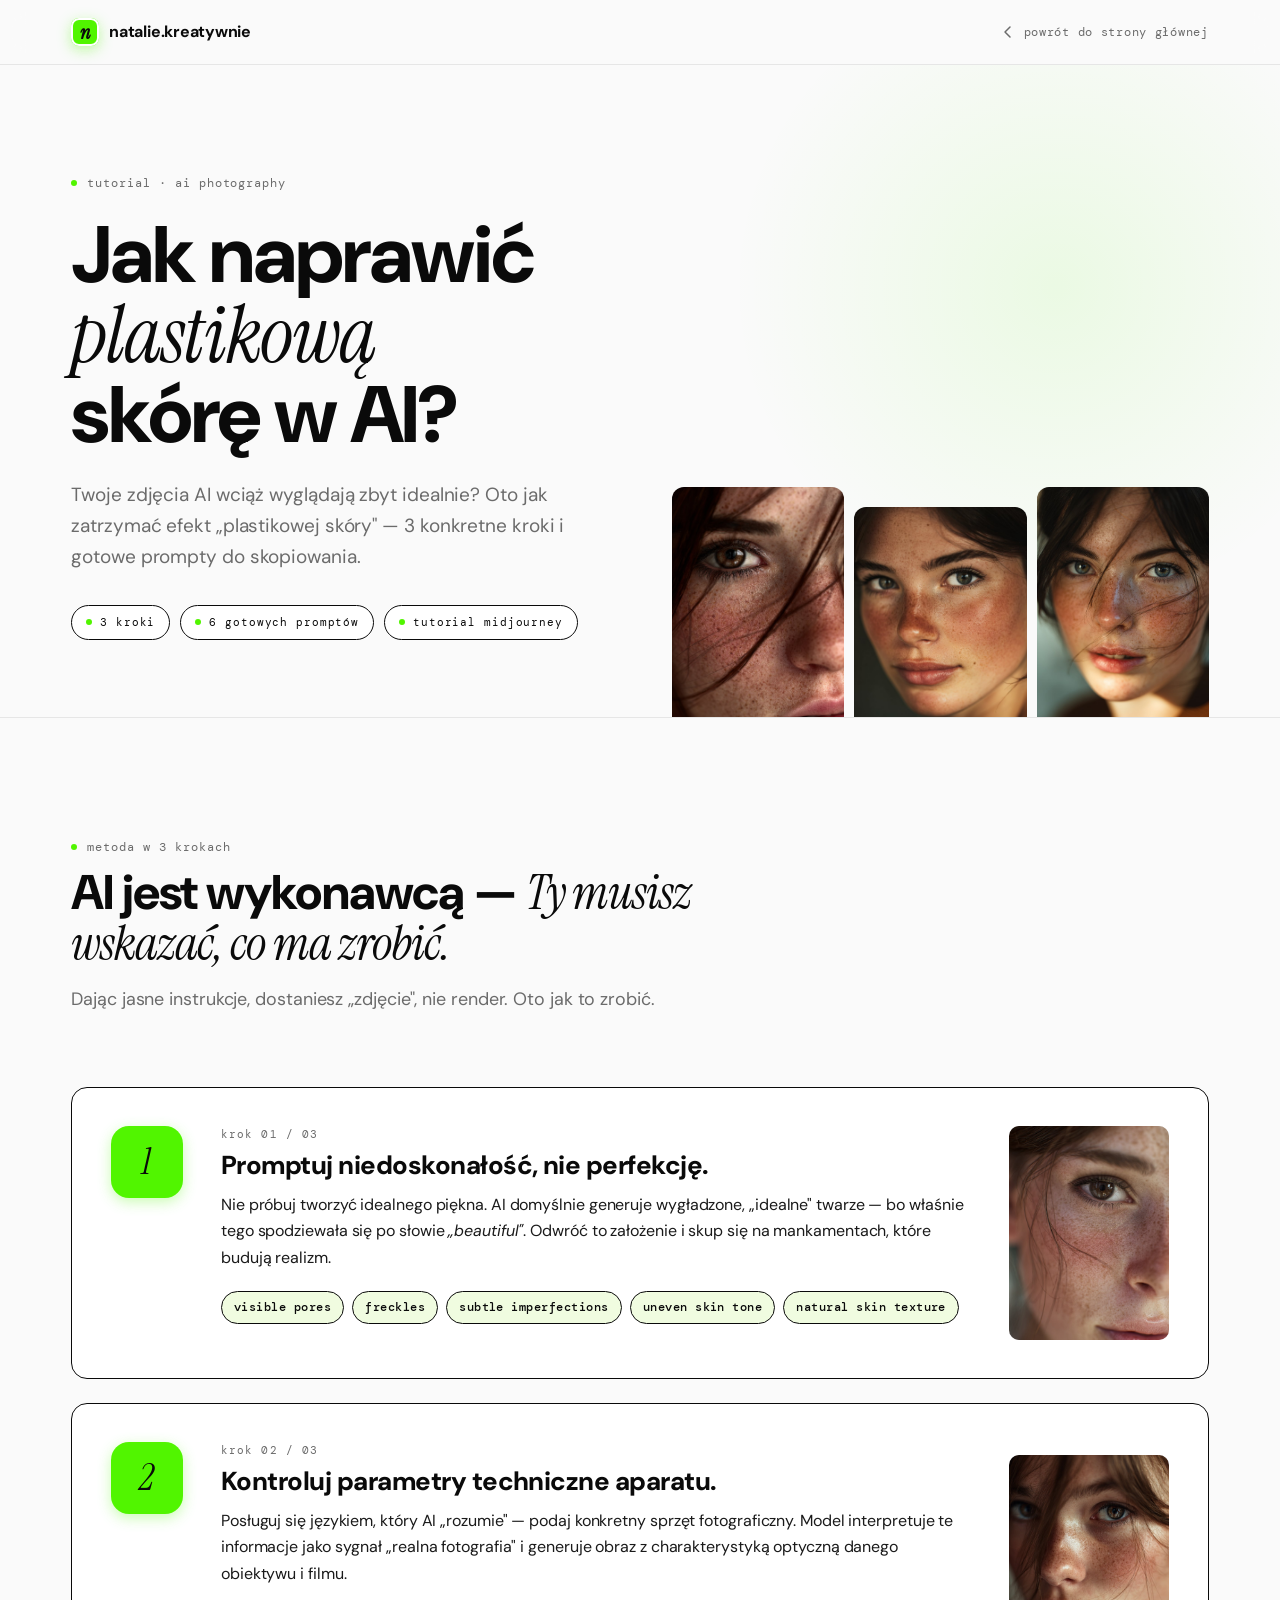
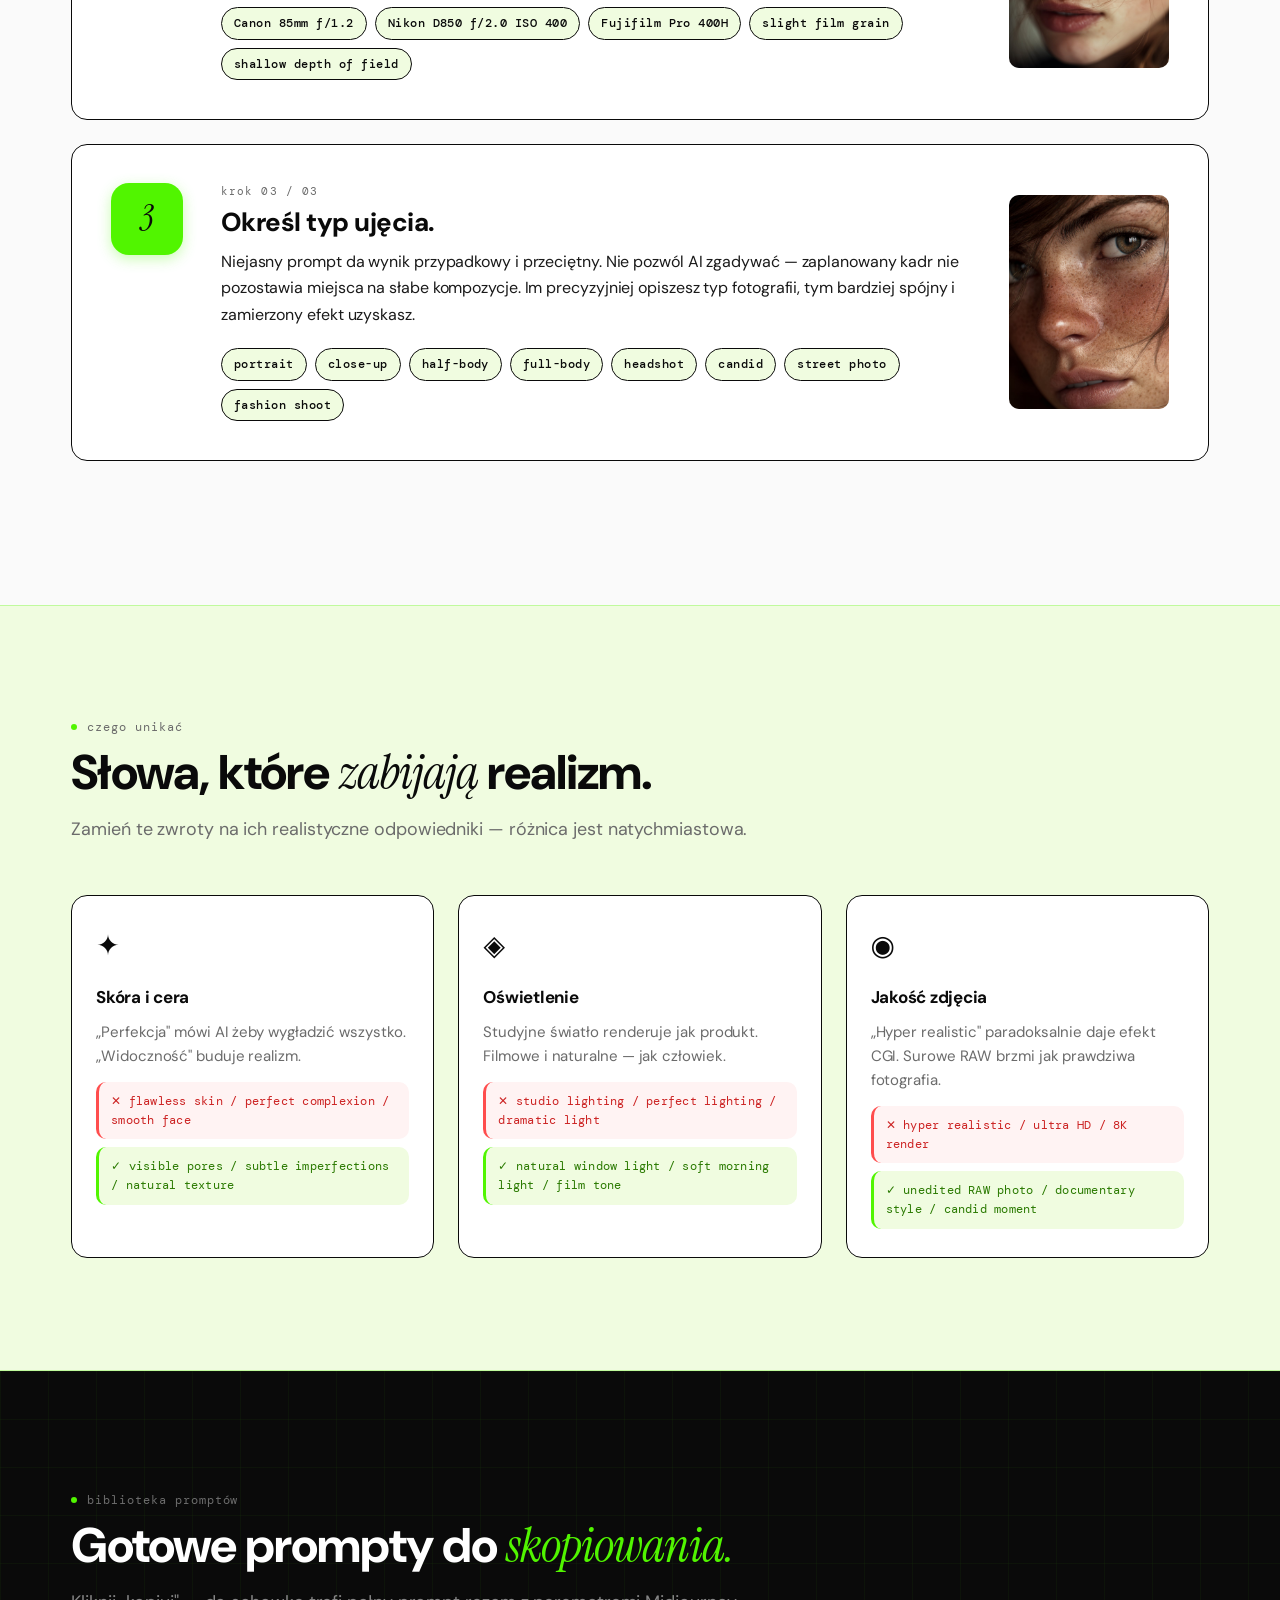
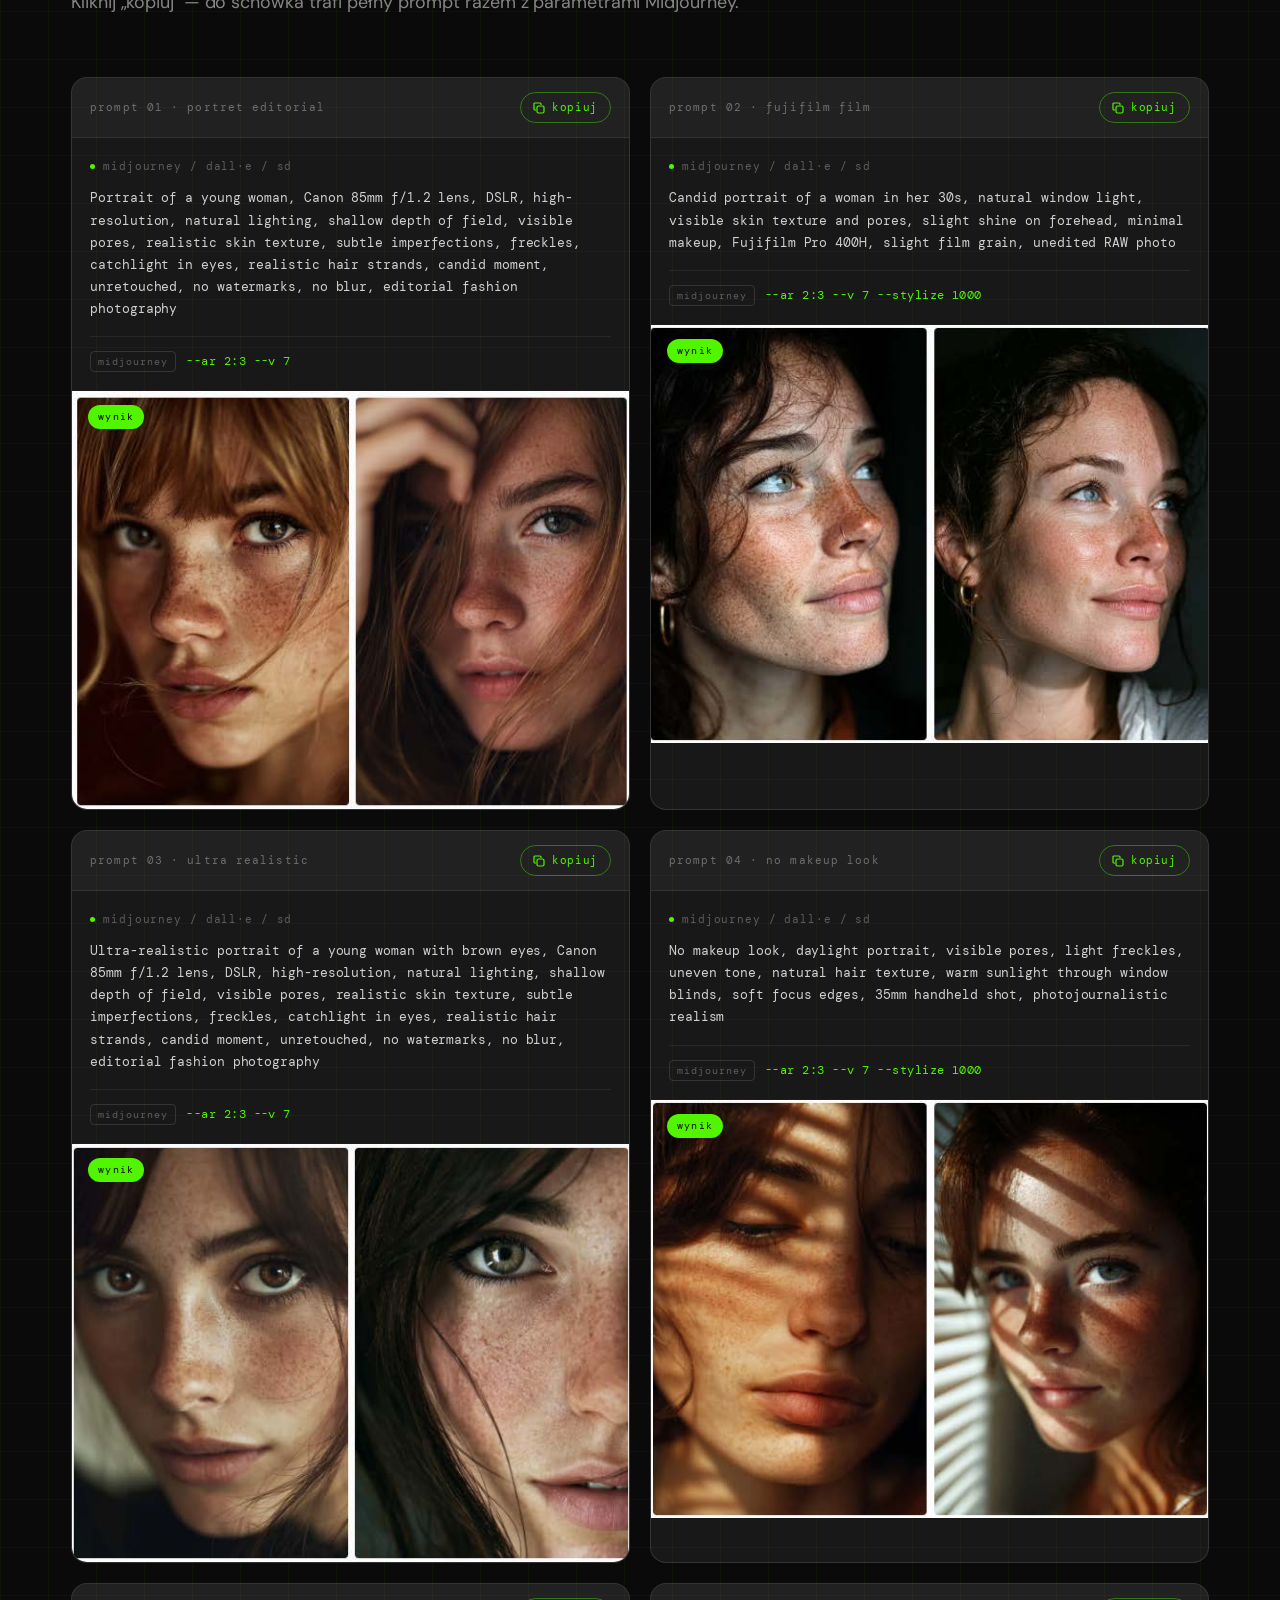
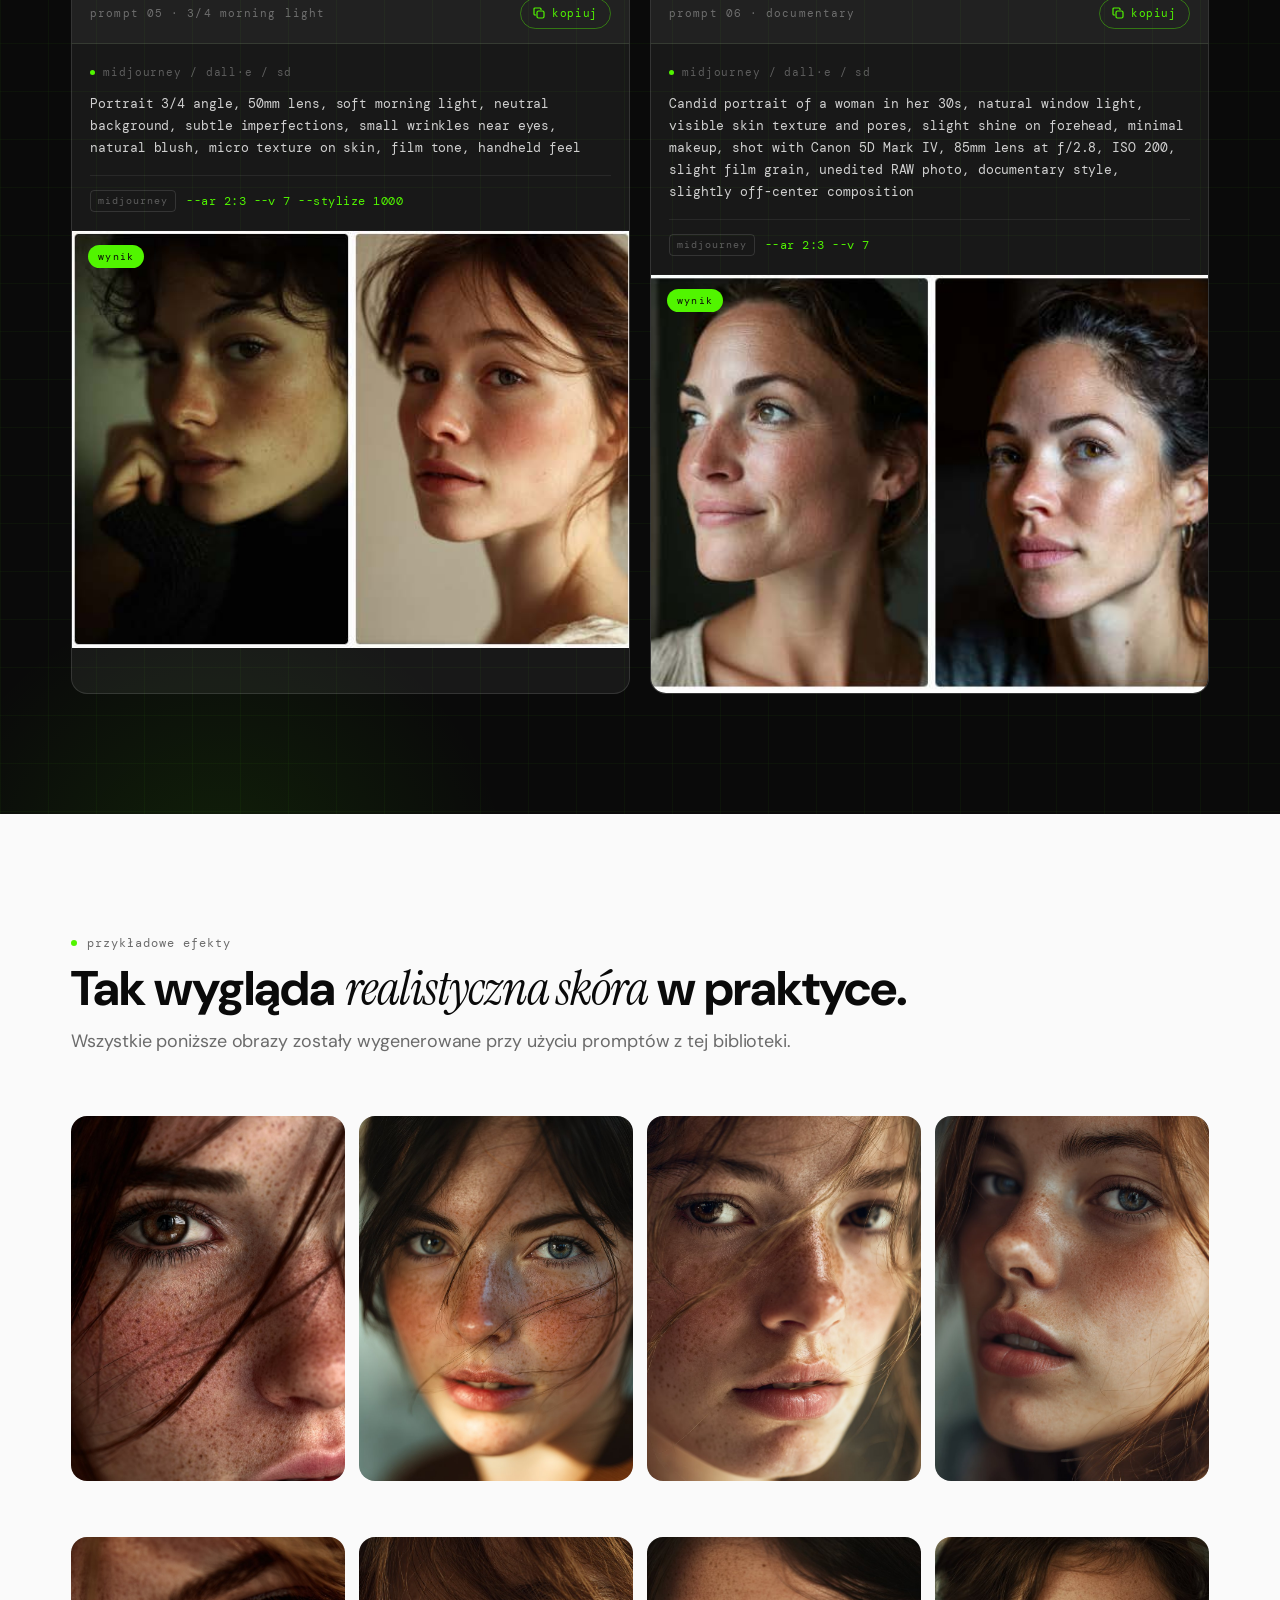
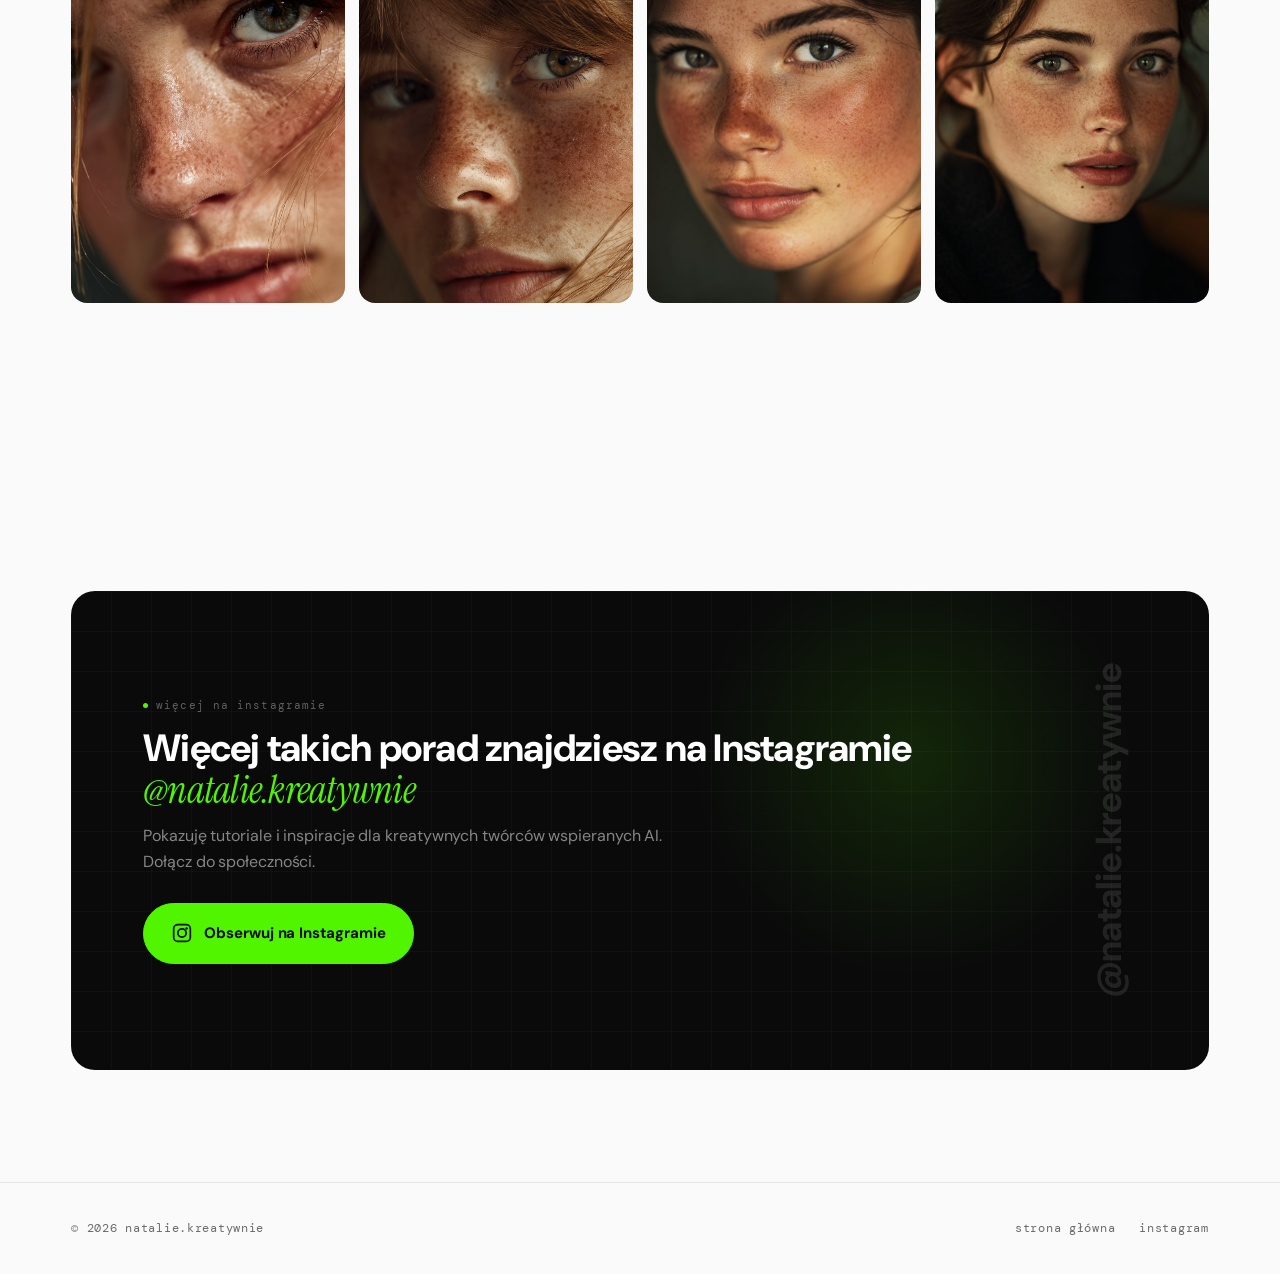
<file: skora.html>
<!doctype html>
<html lang="pl">
<head>
  <meta charset="utf-8" />
  <meta name="viewport" content="width=device-width, initial-scale=1" />
  <title>Jak naprawić plastikową skórę w AI — natalie.kreatywnie</title>
  <meta name="description" content="3 kroki do realistycznej skóry w generowaniu AI. Gotowe prompty do skopiowania. Autorstwa Natalii @natalie.kreatywnie" />

  <link rel="preconnect" href="https://fonts.googleapis.com" />
  <link rel="preconnect" href="https://fonts.gstatic.com" crossorigin />
  <link
    href="https://fonts.googleapis.com/css2?family=DM+Sans:opsz,wght@9..40,400;9..40,500;9..40,600;9..40,700;9..40,800&family=DM+Mono:wght@400;500&family=Instrument+Serif:ital@0;1&display=swap"
    rel="stylesheet"
  />

  <style>
    :root {
      --bg: #FAFAFA;
      --ink: #0A0A0A;
      --ink-2: #1A1A1A;
      --muted: #6B6B6B;
      --muted-2: #9A9A9A;
      --line: #E6E6E6;

      --lime: #51F500;
      --lime-tint: #F0FCE0;
      --lime-tint-2: #EBF9D6;
      --marker: #FFE600;

      --shadow-soft: 0 8px 24px rgba(0,0,0,0.06);
      --shadow-lift: 0 12px 24px rgba(0,0,0,0.08);
      --shadow-card-hover: 0 18px 36px rgba(0,0,0,0.10);

      --f-sans: "DM Sans", ui-sans-serif, system-ui, sans-serif;
      --f-mono: "DM Mono", ui-monospace, "JetBrains Mono", Menlo, monospace;
      --f-serif: "Instrument Serif", "Times New Roman", serif;

      --r-card: 16px;
      --r-pill: 999px;
      --maxw: 1240px;
      --pad: clamp(20px, 4vw, 56px);
    }

    * { box-sizing: border-box; }
    html { scroll-behavior: smooth; -webkit-text-size-adjust: 100%; }
    body {
      margin: 0;
      background: var(--bg);
      color: var(--ink);
      font-family: var(--f-sans);
      font-weight: 400;
      font-size: 17px;
      line-height: 1.55;
      letter-spacing: -0.005em;
      -webkit-font-smoothing: antialiased;
      text-rendering: optimizeLegibility;
      overflow-x: hidden;
    }
    img { max-width: 100%; display: block; }
    a { color: inherit; text-decoration: none; }
    button { font: inherit; color: inherit; background: none; border: 0; cursor: pointer; padding: 0; }
    ::selection { background: var(--lime); color: var(--ink); }

    .wrap {
      width: 100%;
      max-width: var(--maxw);
      margin-inline: auto;
      padding-inline: var(--pad);
    }

    /* ---- Nav ---- */
    .nav {
      position: sticky; top: 0; z-index: 50;
      backdrop-filter: saturate(140%) blur(12px);
      -webkit-backdrop-filter: saturate(140%) blur(12px);
      background: rgba(250,250,250,0.78);
      border-bottom: 1px solid var(--line);
      transition: border-color .2s;
    }
    .nav.is-scrolled { border-bottom-color: rgba(10,10,10,0.12); }
    .nav__inner {
      display: flex; align-items: center; justify-content: space-between;
      padding-block: 18px;
    }
    .nav__brand {
      display: inline-flex; align-items: center; gap: 10px;
      font-family: var(--f-sans); font-weight: 700;
      letter-spacing: -0.015em; font-size: 16px;
    }
    .nav__brand .glyph {
      width: 28px; height: 28px; border-radius: 8px;
      background: var(--lime);
      display: inline-flex; align-items: center; justify-content: center;
      font-family: var(--f-serif); font-style: italic;
      font-size: 20px; color: var(--ink);
      box-shadow: 0 0 0 2px #fff inset, 0 4px 14px rgba(81,245,0,0.35);
    }
    .nav__back {
      display: inline-flex; align-items: center; gap: 8px;
      font-family: var(--f-mono); font-size: 12px;
      letter-spacing: 0.06em; text-transform: lowercase;
      color: var(--muted); transition: color .2s;
    }
    .nav__back:hover { color: var(--ink); }
    .nav__back svg { transition: transform .25s ease; }
    .nav__back:hover svg { transform: translateX(-3px); }

    /* ---- Page Hero ---- */
    .page-hero {
      padding-top: clamp(56px, 8vw, 104px);
      padding-bottom: 0;
      border-bottom: 1px solid var(--line);
      position: relative;
      overflow: hidden;
    }
    .page-hero::before {
      content: "";
      position: absolute;
      top: -20%; right: -10%;
      width: 55%; aspect-ratio: 1;
      background: radial-gradient(circle, rgba(81,245,0,0.09) 0%, transparent 65%);
      pointer-events: none;
    }
    .page-hero__inner {
      display: grid;
      grid-template-columns: 1fr 1fr;
      gap: clamp(32px, 5vw, 72px);
      align-items: end;
    }
    @media (max-width: 860px) {
      .page-hero__inner { grid-template-columns: 1fr; }
      .page-hero__slides { display: none; }
    }
    .page-hero__left {
      padding-bottom: clamp(48px, 6vw, 80px);
    }
    .page-hero__eyebrow {
      display: inline-flex; align-items: center; gap: 10px;
      font-family: var(--f-mono); font-size: 12px;
      letter-spacing: 0.08em; text-transform: lowercase;
      color: var(--muted); margin-bottom: 22px;
    }
    .page-hero__eyebrow .dot { width: 6px; height: 6px; border-radius: 999px; background: var(--lime); }
    .page-hero__title {
      font-family: var(--f-sans); font-weight: 800;
      letter-spacing: -0.025em; line-height: 1.0;
      font-size: clamp(40px, 6.5vw, 80px);
      margin: 0 0 24px; color: var(--ink);
      text-wrap: balance;
    }
    .page-hero__title .italic {
      font-family: var(--f-serif); font-weight: 400; font-style: italic;
      letter-spacing: -0.015em;
    }
    .page-hero__sub {
      font-size: clamp(16px, 1.5vw, 19px);
      color: var(--muted); max-width: 52ch;
      line-height: 1.65; margin: 0 0 32px;
    }
    .page-hero__meta {
      display: flex; align-items: center; gap: 10px; flex-wrap: wrap;
    }
    .page-hero__badge {
      display: inline-flex; align-items: center; gap: 8px;
      padding: 8px 14px;
      border: 1.5px solid var(--ink);
      border-radius: var(--r-pill);
      font-family: var(--f-mono); font-size: 11px;
      letter-spacing: 0.08em; text-transform: lowercase;
      background: #fff;
    }
    .page-hero__badge .dot { width: 6px; height: 6px; border-radius: 999px; background: var(--lime); }

    /* hero slides strip */
    .page-hero__slides {
      display: grid;
      grid-template-columns: repeat(3, 1fr);
      gap: 10px;
      align-self: end;
    }
    .hero-slide {
      border-radius: 12px 12px 0 0;
      overflow: hidden;
      aspect-ratio: 3/4;
      background: #ececec;
      transition: transform .4s cubic-bezier(.2,.7,.2,1);
    }
    .hero-slide:nth-child(2) { transform: translateY(20px); }
    .hero-slide:hover { transform: translateY(-6px) !important; }
    .hero-slide img { width: 100%; height: 100%; object-fit: cover; object-position: top center; }

    /* marker highlight */
    .marker {
      background-image: linear-gradient(transparent 58%, var(--marker) 58%, var(--marker) 94%, transparent 94%);
      background-repeat: no-repeat; padding-inline: 2px;
    }

    /* ---- Steps Section ---- */
    .steps-section {
      padding-block: clamp(72px, 10vw, 120px);
      position: relative;
    }
    .steps-section__intro {
      max-width: 700px;
      margin-bottom: clamp(48px, 6vw, 72px);
    }
    .section-eyebrow {
      font-family: var(--f-mono); font-size: 12px;
      letter-spacing: 0.08em; text-transform: lowercase;
      color: var(--muted); margin-bottom: 12px;
      display: flex; align-items: center; gap: 10px;
    }
    .section-eyebrow .dot { width: 6px; height: 6px; border-radius: 999px; background: var(--lime); }
    .section-title {
      font-family: var(--f-sans); font-weight: 800;
      font-size: clamp(28px, 3.8vw, 52px);
      letter-spacing: -0.02em; margin: 0 0 16px; line-height: 1.04;
    }
    .section-title .italic {
      font-family: var(--f-serif); font-weight: 400; font-style: italic;
    }
    .section-desc {
      color: var(--muted); font-size: clamp(16px,1.4vw,18px);
      line-height: 1.65; margin: 0;
    }

    /* Step cards */
    .step-card {
      display: grid;
      grid-template-columns: 72px 1fr;
      gap: clamp(20px, 3vw, 40px);
      padding: clamp(28px, 3vw, 40px);
      background: #fff;
      border: 1.5px solid var(--ink);
      border-radius: var(--r-card);
      margin-bottom: clamp(16px, 2vw, 24px);
      position: relative;
      overflow: hidden;
      transition: transform .3s cubic-bezier(.2,.7,.2,1), box-shadow .3s ease;
    }
    .step-card:hover {
      transform: translateY(-4px);
      box-shadow: var(--shadow-card-hover);
    }
    .step-card::before {
      content: "";
      position: absolute;
      top: 0; left: 0; right: 0; height: 3px;
      background: var(--lime);
      transform: scaleX(0); transform-origin: left;
      transition: transform .4s cubic-bezier(.2,.7,.2,1);
    }
    .step-card:hover::before { transform: scaleX(1); }

    /* step with image */
    .step-card--with-img {
      grid-template-columns: 72px 1fr auto;
      align-items: start;
    }
    .step-card__img {
      width: 160px;
      aspect-ratio: 3/4;
      border-radius: 10px;
      overflow: hidden;
      background: #ececec;
      flex-shrink: 0;
      align-self: center;
    }
    .step-card__img img { width: 100%; height: 100%; object-fit: cover; object-position: top center; }
    @media (max-width: 720px) {
      .step-card--with-img { grid-template-columns: 72px 1fr; }
      .step-card__img { display: none; }
    }

    .step-num {
      width: 72px; height: 72px;
      border-radius: 18px;
      background: var(--lime);
      display: flex; align-items: center; justify-content: center;
      font-family: var(--f-serif); font-style: italic;
      font-size: 36px; color: var(--ink); font-weight: 400;
      box-shadow: 0 4px 14px rgba(81,245,0,0.3);
      flex-shrink: 0;
      align-self: flex-start;
    }
    .step-body { min-width: 0; }
    .step-label {
      font-family: var(--f-mono); font-size: 11px;
      letter-spacing: 0.1em; text-transform: lowercase;
      color: var(--muted); margin-bottom: 8px;
    }
    .step-title {
      font-family: var(--f-sans); font-weight: 800;
      font-size: clamp(20px, 2.2vw, 26px);
      letter-spacing: -0.02em; margin: 0 0 12px; line-height: 1.1;
    }
    .step-desc {
      font-size: 16px; color: var(--ink-2);
      line-height: 1.65; margin: 0 0 20px;
    }
    .step-tags {
      display: flex; flex-wrap: wrap; gap: 8px;
    }
    .step-tag {
      font-family: var(--f-mono); font-size: 12px;
      letter-spacing: 0.04em;
      padding: 6px 12px;
      border: 1.5px solid var(--ink);
      border-radius: var(--r-pill);
      background: var(--lime-tint);
      color: var(--ink);
      font-weight: 500;
      white-space: nowrap;
    }

    @media (max-width: 600px) {
      .step-card { grid-template-columns: 1fr; }
      .step-num { width: 56px; height: 56px; font-size: 28px; border-radius: 14px; }
    }

    /* ---- Prompts Section ---- */
    .prompts-section {
      background: var(--ink);
      color: #fff;
      padding-block: clamp(72px, 10vw, 120px);
      position: relative;
      overflow: hidden;
    }
    .prompts-section::before {
      content: "";
      position: absolute; inset: 0;
      background-image:
        linear-gradient(rgba(81,245,0,0.04) 1px, transparent 1px),
        linear-gradient(90deg, rgba(81,245,0,0.04) 1px, transparent 1px);
      background-size: 48px 48px;
      pointer-events: none;
    }
    .prompts-section::after {
      content: "";
      position: absolute;
      bottom: -15%; left: -8%;
      width: 50%; aspect-ratio: 1;
      background: radial-gradient(circle, rgba(81,245,0,0.1) 0%, transparent 65%);
      pointer-events: none;
    }
    .prompts-section .section-eyebrow .dot { background: var(--lime); }
    .prompts-section .section-eyebrow { color: rgba(255,255,255,0.4); }
    .prompts-section .section-title { color: #fff; }
    .prompts-section .section-title .italic { color: var(--lime); }
    .prompts-section .section-desc { color: rgba(255,255,255,0.5); }

    .prompts-grid {
      display: grid;
      grid-template-columns: repeat(2, 1fr);
      gap: clamp(14px, 1.6vw, 20px);
      margin-top: clamp(40px, 5vw, 60px);
      position: relative; z-index: 1;
    }
    @media (max-width: 820px) { .prompts-grid { grid-template-columns: 1fr; } }

    .prompt-card {
      background: rgba(255,255,255,0.06);
      border: 1.5px solid rgba(255,255,255,0.12);
      border-radius: var(--r-card);
      overflow: hidden;
      transition: border-color .3s, background .3s, transform .3s cubic-bezier(.2,.7,.2,1);
    }
    .prompt-card:hover {
      border-color: rgba(81,245,0,0.5);
      background: rgba(255,255,255,0.09);
      transform: translateY(-3px);
    }

    .prompt-card__toolbar {
      display: flex; align-items: center; justify-content: space-between;
      padding: 14px 18px;
      border-bottom: 1px solid rgba(255,255,255,0.08);
      background: rgba(255,255,255,0.04);
    }
    .prompt-card__num {
      font-family: var(--f-mono); font-size: 11px;
      letter-spacing: 0.1em; text-transform: lowercase;
      color: rgba(255,255,255,0.35);
    }
    .prompt-card__copy {
      display: inline-flex; align-items: center; gap: 7px;
      font-family: var(--f-mono); font-size: 11px;
      letter-spacing: 0.06em; text-transform: lowercase;
      color: var(--lime);
      padding: 6px 12px;
      border: 1px solid rgba(81,245,0,0.4);
      border-radius: var(--r-pill);
      transition: background .2s, color .2s;
      cursor: pointer;
    }
    .prompt-card__copy:hover { background: var(--lime); color: var(--ink); }
    .prompt-card__copy.--copied { background: var(--lime); color: var(--ink); }

    .prompt-card__body {
      padding: 20px 18px;
    }
    .prompt-card__hint {
      font-family: var(--f-mono); font-size: 11px;
      letter-spacing: 0.08em; text-transform: lowercase;
      color: rgba(255,255,255,0.3); margin-bottom: 12px;
      display: flex; align-items: center; gap: 8px;
    }
    .prompt-card__hint .dot { width: 5px; height: 5px; border-radius: 999px; background: var(--lime); }

    .prompt-card__text {
      font-family: var(--f-mono); font-size: 13px;
      line-height: 1.7; color: rgba(255,255,255,0.8);
      margin: 0;
    }
    .prompt-card__mj {
      margin-top: 16px; padding-top: 14px;
      border-top: 1px solid rgba(255,255,255,0.07);
      font-family: var(--f-mono); font-size: 12px;
      color: rgba(255,255,255,0.75); letter-spacing: 0.04em;
      display: flex; align-items: center; gap: 10px; flex-wrap: wrap;
    }
    .prompt-card__mj-label {
      font-size: 10px; letter-spacing: 0.1em; text-transform: lowercase;
      color: rgba(255,255,255,0.3);
      border: 1px solid rgba(255,255,255,0.12);
      border-radius: 4px; padding: 2px 7px;
      white-space: nowrap;
    }
    .prompt-card__mj-params {
      color: var(--lime);
    }

    /* result image inside prompt card */
    .prompt-card__result {
      margin: 18px -18px -20px;
      border-top: 1px solid rgba(255,255,255,0.08);
      position: relative;
      background: #0a0a0a;
      overflow: hidden;
    }
    .prompt-card__result::before {
      content: "wynik";
      position: absolute;
      top: 14px; left: 16px;
      z-index: 2;
      font-family: var(--f-mono);
      font-size: 10px;
      letter-spacing: 0.12em;
      text-transform: lowercase;
      color: var(--ink);
      background: var(--lime);
      padding: 4px 10px;
      border-radius: 999px;
    }
    .prompt-card__result img {
      width: 100%;
      aspect-ratio: 4 / 3;
      object-fit: cover;
      object-position: center;
      transition: transform .6s cubic-bezier(.2,.7,.2,1);
    }
    .prompt-card:hover .prompt-card__result img {
      transform: scale(1.03);
    }

    /* ---- Gallery Section ---- */
    .gallery-section {
      padding-block: clamp(72px, 10vw, 120px);
    }

    .gallery-row {
      margin-bottom: clamp(40px, 5vw, 56px);
    }
    .gallery-row__label {
      display: flex; align-items: center; gap: 12px;
      font-family: var(--f-mono); font-size: 11px;
      letter-spacing: 0.1em; text-transform: lowercase;
      color: var(--muted); margin-bottom: 16px;
    }
    .gallery-row__label .line { flex: 1; height: 1px; background: var(--line); }

    .gallery-grid {
      display: grid;
      grid-template-columns: repeat(4, 1fr);
      gap: clamp(10px, 1.2vw, 14px);
    }
    @media (max-width: 900px) { .gallery-grid { grid-template-columns: repeat(2, 1fr); } }

    .gallery-grid--6 {
      grid-template-columns: repeat(6, 1fr);
    }
    @media (max-width: 1000px) { .gallery-grid--6 { grid-template-columns: repeat(3, 1fr); } }
    @media (max-width: 600px)  { .gallery-grid--6 { grid-template-columns: repeat(2, 1fr); } }

    .gallery-item {
      aspect-ratio: 3 / 4;
      border-radius: var(--r-card);
      overflow: hidden;
      background: #ececec;
      transition: transform .35s cubic-bezier(.2,.7,.2,1), box-shadow .35s ease;
    }
    .gallery-item:hover { transform: translateY(-5px) rotate(0.3deg); box-shadow: var(--shadow-card-hover); }
    .gallery-item img {
      width: 100%; height: 100%; object-fit: cover; object-position: top center;
      transition: transform .6s cubic-bezier(.2,.7,.2,1);
    }
    .gallery-item:hover img { transform: scale(1.04); }

    /* slide gallery items — square ratio */
    .gallery-item--slide {
      aspect-ratio: 9 / 16;
    }

    /* ---- Tips Section ---- */
    .tips-section {
      background: var(--lime-tint);
      padding-block: clamp(64px, 9vw, 112px);
      border-top: 1.5px solid rgba(81,245,0,0.3);
      border-bottom: 1.5px solid rgba(81,245,0,0.3);
    }
    .tips-grid {
      display: grid;
      grid-template-columns: repeat(3, 1fr);
      gap: clamp(14px, 2vw, 24px);
      margin-top: clamp(36px, 4vw, 52px);
    }
    @media (max-width: 820px) { .tips-grid { grid-template-columns: 1fr; } }

    .tip-card {
      background: #fff;
      border: 1.5px solid var(--ink);
      border-radius: var(--r-card);
      padding: 28px 24px;
      transition: transform .3s cubic-bezier(.2,.7,.2,1), box-shadow .3s;
    }
    .tip-card:hover { transform: translateY(-4px); box-shadow: var(--shadow-lift); }
    .tip-card__icon { font-size: 28px; margin-bottom: 16px; display: block; }
    .tip-card__title {
      font-family: var(--f-sans); font-weight: 700;
      font-size: 17px; letter-spacing: -0.015em; margin: 0 0 10px;
    }
    .tip-card__desc { font-size: 15px; color: var(--muted); line-height: 1.6; margin: 0; }
    .tip-card__bad {
      margin-top: 14px; padding: 10px 12px;
      background: #FFF3F3; border-radius: 10px;
      border-left: 3px solid #FF4D4D;
      font-family: var(--f-mono); font-size: 12px; color: #CC2222; letter-spacing: 0.02em;
    }
    .tip-card__good {
      margin-top: 8px; padding: 10px 12px;
      background: var(--lime-tint); border-radius: 10px;
      border-left: 3px solid var(--lime);
      font-family: var(--f-mono); font-size: 12px; color: #2A7A00; letter-spacing: 0.02em;
    }
    .tip-card__bad::before { content: "✕  "; }
    .tip-card__good::before { content: "✓  "; }

    /* ---- Instagram CTA ---- */
    .ig-section {
      padding-block: clamp(64px, 9vw, 112px);
    }
    .ig-card {
      background: var(--ink);
      border-radius: 24px;
      padding: clamp(40px, 6vw, 72px);
      display: grid;
      grid-template-columns: 1fr auto;
      gap: 32px;
      align-items: center;
      position: relative;
      overflow: hidden;
    }
    @media (max-width: 720px) {
      .ig-card { grid-template-columns: 1fr; }
      .ig-card__right { display: none; }
    }
    .ig-card::before {
      content: "";
      position: absolute; inset: 0;
      background-image:
        linear-gradient(rgba(81,245,0,0.04) 1px, transparent 1px),
        linear-gradient(90deg, rgba(81,245,0,0.04) 1px, transparent 1px);
      background-size: 40px 40px;
      pointer-events: none;
    }
    .ig-card::after {
      content: "";
      position: absolute; top: -15%; right: 5%;
      width: 42%; aspect-ratio: 1;
      background: radial-gradient(circle, rgba(81,245,0,0.12) 0%, transparent 65%);
      pointer-events: none;
    }
    .ig-card__label {
      font-family: var(--f-mono); font-size: 11px;
      letter-spacing: 0.1em; text-transform: lowercase;
      color: rgba(255,255,255,0.35); margin-bottom: 14px;
      display: flex; align-items: center; gap: 8px;
      position: relative; z-index: 1;
    }
    .ig-card__label .dot { width: 5px; height: 5px; border-radius: 999px; background: var(--lime); }
    .ig-card__title {
      font-family: var(--f-sans); font-weight: 800;
      font-size: clamp(24px, 3vw, 38px);
      letter-spacing: -0.02em; color: #fff;
      margin: 0 0 12px; line-height: 1.1;
      position: relative; z-index: 1;
    }
    .ig-card__title .italic { font-family: var(--f-serif); font-weight: 400; font-style: italic; color: var(--lime); }
    .ig-card__desc {
      font-size: 16px; color: rgba(255,255,255,0.5);
      max-width: 50ch; margin: 0 0 28px; line-height: 1.6;
      position: relative; z-index: 1;
    }
    .ig-card__cta {
      display: inline-flex; align-items: center; gap: 12px;
      padding: 18px 28px;
      background: var(--lime); color: var(--ink);
      border-radius: var(--r-pill);
      font-family: var(--f-sans); font-weight: 700;
      font-size: 15px; letter-spacing: -0.005em;
      border: 1.5px solid var(--lime);
      transition: background .25s, box-shadow .25s, transform .25s;
      position: relative; z-index: 1;
      white-space: nowrap;
    }
    .ig-card__cta:hover {
      background: #fff; border-color: #fff;
      transform: translateY(-2px);
      box-shadow: 0 12px 28px rgba(255,255,255,0.15);
    }
    .ig-card__right {
      position: relative; z-index: 1;
    }
    .ig-handle {
      font-family: var(--f-sans); font-weight: 800;
      font-size: clamp(22px, 3vw, 36px);
      letter-spacing: -0.02em; color: rgba(255,255,255,0.1);
      white-space: nowrap;
      writing-mode: vertical-rl;
      text-orientation: mixed;
      transform: rotate(180deg);
      user-select: none;
    }

    /* ---- Footer ---- */
    .footer {
      border-top: 1px solid var(--line);
      padding: 36px 0;
    }
    .footer__inner {
      display: flex; align-items: center; justify-content: space-between;
      gap: 16px; flex-wrap: wrap;
      font-family: var(--f-mono); font-size: 12px;
      color: var(--muted); letter-spacing: 0.06em;
    }
    .footer a:hover { color: var(--ink); }

    /* ---- Toast ---- */
    .toast {
      position: fixed; bottom: 28px; left: 50%;
      transform: translateX(-50%) translateY(20px);
      background: var(--ink); color: #fff;
      font-family: var(--f-mono); font-size: 13px;
      letter-spacing: 0.04em; padding: 12px 22px;
      border-radius: var(--r-pill);
      opacity: 0; pointer-events: none;
      transition: opacity .3s, transform .3s;
      z-index: 999;
      white-space: nowrap;
    }
    .toast.is-visible { opacity: 1; transform: translateX(-50%) translateY(0); }

    /* ---- Animations ---- */
    @keyframes fadeUp {
      from { opacity: 0; transform: translateY(24px); }
      to { opacity: 1; transform: translateY(0); }
    }
    .fade-up { animation: fadeUp .7s cubic-bezier(.2,.7,.2,1) both; }
    .fade-up--d1 { animation-delay: .1s; }
    .fade-up--d2 { animation-delay: .2s; }
    .fade-up--d3 { animation-delay: .3s; }
    .fade-up--d4 { animation-delay: .4s; }
  </style>
</head>
<body>

  <!-- Nav -->
  <nav class="nav" id="nav">
    <div class="wrap">
      <div class="nav__inner">
        <a href="index.html" class="nav__brand">
          <span class="glyph">n</span>
          natalie.kreatywnie
        </a>
        <a href="index.html" class="nav__back">
          <svg width="16" height="16" viewBox="0 0 16 16" fill="none">
            <path d="M10 3L5 8L10 13" stroke="currentColor" stroke-width="1.5" stroke-linecap="round" stroke-linejoin="round"/>
          </svg>
          powrót do strony głównej
        </a>
      </div>
    </div>
  </nav>

  <!-- Hero -->
  <section class="page-hero">
    <div class="wrap">
      <div class="page-hero__inner">
        <div class="page-hero__left">
          <div class="page-hero__eyebrow fade-up">
            <span class="dot"></span>
            tutorial · ai photography
          </div>
          <h1 class="page-hero__title fade-up fade-up--d1">
            Jak naprawić <span class="italic">plastikową</span> skórę w AI?
          </h1>
          <p class="page-hero__sub fade-up fade-up--d2">
            Twoje zdjęcia AI wciąż wyglądają zbyt idealnie? Oto jak zatrzymać efekt „plastikowej skóry" — 3 konkretne kroki i gotowe prompty do skopiowania.
          </p>
          <div class="page-hero__meta fade-up fade-up--d3">
            <span class="page-hero__badge"><span class="dot"></span>3 kroki</span>
            <span class="page-hero__badge"><span class="dot"></span>6 gotowych promptów</span>
            <span class="page-hero__badge"><span class="dot"></span>tutorial Midjourney</span>
          </div>
        </div>
        <div class="page-hero__slides fade-up fade-up--d2">
          <div class="hero-slide"><img src="img/skora/o1.png" alt="Realistyczna skóra AI" /></div>
          <div class="hero-slide"><img src="img/skora/o7.png" alt="Realistyczna skóra AI" /></div>
          <div class="hero-slide"><img src="img/skora/o2.png" alt="Realistyczna skóra AI" /></div>
        </div>
      </div>
    </div>
  </section>

  <!-- Steps -->
  <section class="steps-section">
    <div class="wrap">
      <div class="steps-section__intro">
        <div class="section-eyebrow">
          <span class="dot"></span>
          metoda w 3 krokach
        </div>
        <h2 class="section-title">AI jest wykonawcą — <span class="italic">Ty musisz wskazać, co ma zrobić.</span></h2>
        <p class="section-desc">Dając jasne instrukcje, dostaniesz „zdjęcie", nie render. Oto jak to zrobić.</p>
      </div>

      <!-- Step 1 -->
      <div class="step-card step-card--with-img">
        <div class="step-num">1</div>
        <div class="step-body">
          <div class="step-label">krok 01 / 03</div>
          <h3 class="step-title">Promptuj niedoskonałość, nie perfekcję.</h3>
          <p class="step-desc">
            Nie próbuj tworzyć idealnego piękna. AI domyślnie generuje wygładzone, „idealne" twarze — bo właśnie tego spodziewała się po słowie <em>„beautiful"</em>. Odwróć to założenie i skup się na mankamentach, które budują realizm.
          </p>
          <div class="step-tags">
            <span class="step-tag">visible pores</span>
            <span class="step-tag">freckles</span>
            <span class="step-tag">subtle imperfections</span>
            <span class="step-tag">uneven skin tone</span>
            <span class="step-tag">natural skin texture</span>
          </div>
        </div>
        <div class="step-card__img">
          <img src="img/skora/x1.png" alt="Krok 1 — promptuj niedoskonałość" />
        </div>
      </div>

      <!-- Step 2 -->
      <div class="step-card step-card--with-img">
        <div class="step-num">2</div>
        <div class="step-body">
          <div class="step-label">krok 02 / 03</div>
          <h3 class="step-title">Kontroluj parametry techniczne aparatu.</h3>
          <p class="step-desc">
            Posługuj się językiem, który AI „rozumie" — podaj konkretny sprzęt fotograficzny. Model interpretuje te informacje jako sygnał „realna fotografia" i generuje obraz z charakterystyką optyczną danego obiektywu i filmu.
          </p>
          <div class="step-tags">
            <span class="step-tag">Canon 85mm f/1.2</span>
            <span class="step-tag">Nikon D850 f/2.0 ISO 400</span>
            <span class="step-tag">Fujifilm Pro 400H</span>
            <span class="step-tag">slight film grain</span>
            <span class="step-tag">shallow depth of field</span>
          </div>
        </div>
        <div class="step-card__img">
          <img src="img/skora/x2.png" alt="Krok 2 — parametry techniczne" />
        </div>
      </div>

      <!-- Step 3 -->
      <div class="step-card step-card--with-img">
        <div class="step-num">3</div>
        <div class="step-body">
          <div class="step-label">krok 03 / 03</div>
          <h3 class="step-title">Określ typ ujęcia.</h3>
          <p class="step-desc">
            Niejasny prompt da wynik przypadkowy i przeciętny. Nie pozwól AI zgadywać — zaplanowany kadr nie pozostawia miejsca na słabe kompozycje. Im precyzyjniej opiszesz typ fotografii, tym bardziej spójny i zamierzony efekt uzyskasz.
          </p>
          <div class="step-tags">
            <span class="step-tag">portrait</span>
            <span class="step-tag">close-up</span>
            <span class="step-tag">half-body</span>
            <span class="step-tag">full-body</span>
            <span class="step-tag">headshot</span>
            <span class="step-tag">candid</span>
            <span class="step-tag">street photo</span>
            <span class="step-tag">fashion shoot</span>
          </div>
        </div>
        <div class="step-card__img">
          <img src="img/skora/x3.png" alt="Krok 3 — typ ujęcia" />
        </div>
      </div>

    </div>
  </section>

  <!-- Tips -->
  <section class="tips-section">
    <div class="wrap">
      <div class="section-eyebrow">
        <span class="dot"></span>
        czego unikać
      </div>
      <h2 class="section-title">Słowa, które <span class="italic">zabijają</span> realizm.</h2>
      <p class="section-desc" style="color: var(--muted); margin-top: 12px;">Zamień te zwroty na ich realistyczne odpowiedniki — różnica jest natychmiastowa.</p>

      <div class="tips-grid">
        <div class="tip-card">
          <span class="tip-card__icon">✦</span>
          <div class="tip-card__title">Skóra i cera</div>
          <div class="tip-card__desc">„Perfekcja" mówi AI żeby wygładzić wszystko. „Widoczność" buduje realizm.</div>
          <div class="tip-card__bad">flawless skin / perfect complexion / smooth face</div>
          <div class="tip-card__good">visible pores / subtle imperfections / natural texture</div>
        </div>
        <div class="tip-card">
          <span class="tip-card__icon">◈</span>
          <div class="tip-card__title">Oświetlenie</div>
          <div class="tip-card__desc">Studyjne światło renderuje jak produkt. Filmowe i naturalne — jak człowiek.</div>
          <div class="tip-card__bad">studio lighting / perfect lighting / dramatic light</div>
          <div class="tip-card__good">natural window light / soft morning light / film tone</div>
        </div>
        <div class="tip-card">
          <span class="tip-card__icon">◉</span>
          <div class="tip-card__title">Jakość zdjęcia</div>
          <div class="tip-card__desc">„Hyper realistic" paradoksalnie daje efekt CGI. Surowe RAW brzmi jak prawdziwa fotografia.</div>
          <div class="tip-card__bad">hyper realistic / ultra HD / 8K render</div>
          <div class="tip-card__good">unedited RAW photo / documentary style / candid moment</div>
        </div>
      </div>
    </div>
  </section>

  <!-- Prompts -->
  <section class="prompts-section">
    <div class="wrap" style="position: relative; z-index: 1;">
      <div class="section-eyebrow">
        <span class="dot"></span>
        biblioteka promptów
      </div>
      <h2 class="section-title">Gotowe prompty do <span class="italic">skopiowania.</span></h2>
      <p class="section-desc">Kliknij „kopiuj" — do schowka trafi pełny prompt razem z parametrami Midjourney.</p>

      <div class="prompts-grid">

        <!-- Prompt 1 -->
        <div class="prompt-card">
          <div class="prompt-card__toolbar">
            <span class="prompt-card__num">prompt 01 · portret editorial</span>
            <button class="prompt-card__copy" onclick="copyPrompt(this, 1)">
              <svg width="12" height="12" viewBox="0 0 12 12" fill="none">
                <rect x="4" y="4" width="7" height="7" rx="1.5" stroke="currentColor" stroke-width="1.2"/>
                <path d="M3 8H2a1 1 0 01-1-1V2a1 1 0 011-1h5a1 1 0 011 1v1" stroke="currentColor" stroke-width="1.2"/>
              </svg>
              <span>kopiuj</span>
            </button>
          </div>
          <div class="prompt-card__body">
            <div class="prompt-card__hint"><span class="dot"></span>Midjourney / DALL·E / SD</div>
            <p class="prompt-card__text">Portrait of a young woman, Canon 85mm f/1.2 lens, DSLR, high-resolution, natural lighting, shallow depth of field, visible pores, realistic skin texture, subtle imperfections, freckles, catchlight in eyes, realistic hair strands, candid moment, unretouched, no watermarks, no blur, editorial fashion photography</p>
            <div class="prompt-card__mj">
              <span class="prompt-card__mj-label">Midjourney</span>
              <span class="prompt-card__mj-params">--ar 2:3 --v 7</span>
            </div>
            <div class="prompt-card__result">
              <img src="img/skora/skin-1.jpeg" alt="Wynik promptu 01 — portret editorial" loading="lazy" />
            </div>
          </div>
        </div>

        <!-- Prompt 2 -->
        <div class="prompt-card">
          <div class="prompt-card__toolbar">
            <span class="prompt-card__num">prompt 02 · fujifilm film</span>
            <button class="prompt-card__copy" onclick="copyPrompt(this, 2)">
              <svg width="12" height="12" viewBox="0 0 12 12" fill="none">
                <rect x="4" y="4" width="7" height="7" rx="1.5" stroke="currentColor" stroke-width="1.2"/>
                <path d="M3 8H2a1 1 0 01-1-1V2a1 1 0 011-1h5a1 1 0 011 1v1" stroke="currentColor" stroke-width="1.2"/>
              </svg>
              <span>kopiuj</span>
            </button>
          </div>
          <div class="prompt-card__body">
            <div class="prompt-card__hint"><span class="dot"></span>Midjourney / DALL·E / SD</div>
            <p class="prompt-card__text">Candid portrait of a woman in her 30s, natural window light, visible skin texture and pores, slight shine on forehead, minimal makeup, Fujifilm Pro 400H, slight film grain, unedited RAW photo</p>
            <div class="prompt-card__mj">
              <span class="prompt-card__mj-label">Midjourney</span>
              <span class="prompt-card__mj-params">--ar 2:3 --v 7 --stylize 1000</span>
            </div>
            <div class="prompt-card__result">
              <img src="img/skora/skin-2.jpeg" alt="Wynik promptu 02 — fujifilm film" loading="lazy" />
            </div>
          </div>
        </div>

        <!-- Prompt 3 -->
        <div class="prompt-card">
          <div class="prompt-card__toolbar">
            <span class="prompt-card__num">prompt 03 · ultra realistic</span>
            <button class="prompt-card__copy" onclick="copyPrompt(this, 3)">
              <svg width="12" height="12" viewBox="0 0 12 12" fill="none">
                <rect x="4" y="4" width="7" height="7" rx="1.5" stroke="currentColor" stroke-width="1.2"/>
                <path d="M3 8H2a1 1 0 01-1-1V2a1 1 0 011-1h5a1 1 0 011 1v1" stroke="currentColor" stroke-width="1.2"/>
              </svg>
              <span>kopiuj</span>
            </button>
          </div>
          <div class="prompt-card__body">
            <div class="prompt-card__hint"><span class="dot"></span>Midjourney / DALL·E / SD</div>
            <p class="prompt-card__text">Ultra-realistic portrait of a young woman with brown eyes, Canon 85mm f/1.2 lens, DSLR, high-resolution, natural lighting, shallow depth of field, visible pores, realistic skin texture, subtle imperfections, freckles, catchlight in eyes, realistic hair strands, candid moment, unretouched, no watermarks, no blur, editorial fashion photography</p>
            <div class="prompt-card__mj">
              <span class="prompt-card__mj-label">Midjourney</span>
              <span class="prompt-card__mj-params">--ar 2:3 --v 7</span>
            </div>
            <div class="prompt-card__result">
              <img src="img/skora/skin-3.jpeg" alt="Wynik promptu 03 — ultra realistic" loading="lazy" />
            </div>
          </div>
        </div>

        <!-- Prompt 4 -->
        <div class="prompt-card">
          <div class="prompt-card__toolbar">
            <span class="prompt-card__num">prompt 04 · no makeup look</span>
            <button class="prompt-card__copy" onclick="copyPrompt(this, 4)">
              <svg width="12" height="12" viewBox="0 0 12 12" fill="none">
                <rect x="4" y="4" width="7" height="7" rx="1.5" stroke="currentColor" stroke-width="1.2"/>
                <path d="M3 8H2a1 1 0 01-1-1V2a1 1 0 011-1h5a1 1 0 011 1v1" stroke="currentColor" stroke-width="1.2"/>
              </svg>
              <span>kopiuj</span>
            </button>
          </div>
          <div class="prompt-card__body">
            <div class="prompt-card__hint"><span class="dot"></span>Midjourney / DALL·E / SD</div>
            <p class="prompt-card__text">No makeup look, daylight portrait, visible pores, light freckles, uneven tone, natural hair texture, warm sunlight through window blinds, soft focus edges, 35mm handheld shot, photojournalistic realism</p>
            <div class="prompt-card__mj">
              <span class="prompt-card__mj-label">Midjourney</span>
              <span class="prompt-card__mj-params">--ar 2:3 --v 7 --stylize 1000</span>
            </div>
            <div class="prompt-card__result">
              <img src="img/skora/skin-4.jpeg" alt="Wynik promptu 04 — no makeup look" loading="lazy" />
            </div>
          </div>
        </div>

        <!-- Prompt 5 -->
        <div class="prompt-card">
          <div class="prompt-card__toolbar">
            <span class="prompt-card__num">prompt 05 · 3/4 morning light</span>
            <button class="prompt-card__copy" onclick="copyPrompt(this, 5)">
              <svg width="12" height="12" viewBox="0 0 12 12" fill="none">
                <rect x="4" y="4" width="7" height="7" rx="1.5" stroke="currentColor" stroke-width="1.2"/>
                <path d="M3 8H2a1 1 0 01-1-1V2a1 1 0 011-1h5a1 1 0 011 1v1" stroke="currentColor" stroke-width="1.2"/>
              </svg>
              <span>kopiuj</span>
            </button>
          </div>
          <div class="prompt-card__body">
            <div class="prompt-card__hint"><span class="dot"></span>Midjourney / DALL·E / SD</div>
            <p class="prompt-card__text">Portrait 3/4 angle, 50mm lens, soft morning light, neutral background, subtle imperfections, small wrinkles near eyes, natural blush, micro texture on skin, film tone, handheld feel</p>
            <div class="prompt-card__mj">
              <span class="prompt-card__mj-label">Midjourney</span>
              <span class="prompt-card__mj-params">--ar 2:3 --v 7 --stylize 1000</span>
            </div>
            <div class="prompt-card__result">
              <img src="img/skora/skin-5.jpeg" alt="Wynik promptu 05 — 3/4 morning light" loading="lazy" />
            </div>
          </div>
        </div>

        <!-- Prompt 6 -->
        <div class="prompt-card">
          <div class="prompt-card__toolbar">
            <span class="prompt-card__num">prompt 06 · documentary</span>
            <button class="prompt-card__copy" onclick="copyPrompt(this, 6)">
              <svg width="12" height="12" viewBox="0 0 12 12" fill="none">
                <rect x="4" y="4" width="7" height="7" rx="1.5" stroke="currentColor" stroke-width="1.2"/>
                <path d="M3 8H2a1 1 0 01-1-1V2a1 1 0 011-1h5a1 1 0 011 1v1" stroke="currentColor" stroke-width="1.2"/>
              </svg>
              <span>kopiuj</span>
            </button>
          </div>
          <div class="prompt-card__body">
            <div class="prompt-card__hint"><span class="dot"></span>Midjourney / DALL·E / SD</div>
            <p class="prompt-card__text">Candid portrait of a woman in her 30s, natural window light, visible skin texture and pores, slight shine on forehead, minimal makeup, shot with Canon 5D Mark IV, 85mm lens at f/2.8, ISO 200, slight film grain, unedited RAW photo, documentary style, slightly off-center composition</p>
            <div class="prompt-card__mj">
              <span class="prompt-card__mj-label">Midjourney</span>
              <span class="prompt-card__mj-params">--ar 2:3 --v 7</span>
            </div>
            <div class="prompt-card__result">
              <img src="img/skora/skin-6.jpeg" alt="Wynik promptu 06 — documentary" loading="lazy" />
            </div>
          </div>
        </div>

      </div>
    </div>
  </section>

  <!-- Gallery — portraits -->
  <section class="gallery-section">
    <div class="wrap">
      <div class="section-eyebrow">
        <span class="dot"></span>
        przykładowe efekty
      </div>
      <h2 class="section-title" style="margin-bottom: 12px;">Tak wygląda <span class="italic">realistyczna skóra</span> w praktyce.</h2>
      <p class="section-desc" style="margin-bottom: clamp(40px,5vw,60px);">Wszystkie poniższe obrazy zostały wygenerowane przy użyciu promptów z tej biblioteki.</p>

      <!-- Row 1: o1–o4 -->
      <div class="gallery-row">
        <div class="gallery-grid">
          <div class="gallery-item"><img src="img/skora/o1.png" alt="Przykład realistycznej skóry 1" loading="lazy" /></div>
          <div class="gallery-item"><img src="img/skora/o2.png" alt="Przykład realistycznej skóry 2" loading="lazy" /></div>
          <div class="gallery-item"><img src="img/skora/o3.png" alt="Przykład realistycznej skóry 3" loading="lazy" /></div>
          <div class="gallery-item"><img src="img/skora/o4.png" alt="Przykład realistycznej skóry 4" loading="lazy" /></div>
        </div>
      </div>

      <!-- Row 2: o5–o8 -->
      <div class="gallery-row">
        <div class="gallery-grid">
          <div class="gallery-item"><img src="img/skora/o5.png" alt="Przykład realistycznej skóry 5" loading="lazy" /></div>
          <div class="gallery-item"><img src="img/skora/o6.png" alt="Przykład realistycznej skóry 6" loading="lazy" /></div>
          <div class="gallery-item"><img src="img/skora/o7.png" alt="Przykład realistycznej skóry 7" loading="lazy" /></div>
          <div class="gallery-item"><img src="img/skora/o8.png" alt="Przykład realistycznej skóry 8" loading="lazy" /></div>
        </div>
      </div>

    </div>
  </section>

  <!-- Instagram CTA -->
  <section class="ig-section">
    <div class="wrap">
      <div class="ig-card">
        <div class="ig-card__left">
          <div class="ig-card__label"><span class="dot"></span>więcej na instagramie</div>
          <h2 class="ig-card__title">Więcej takich porad znajdziesz na Instagramie <span class="italic">@natalie.kreatywnie</span></h2>
          <p class="ig-card__desc">Pokazuję tutoriale i inspiracje dla kreatywnych twórców wspieranych AI. Dołącz do społeczności.</p>
          <a href="https://instagram.com/natalie.kreatywnie" target="_blank" rel="noopener" class="ig-card__cta">
            <svg width="20" height="20" viewBox="0 0 24 24" fill="none">
              <rect x="2" y="2" width="20" height="20" rx="5" stroke="currentColor" stroke-width="2"/>
              <circle cx="12" cy="12" r="5" stroke="currentColor" stroke-width="2"/>
              <circle cx="17.5" cy="6.5" r="1.5" fill="currentColor"/>
            </svg>
            Obserwuj na Instagramie
          </a>
        </div>
        <div class="ig-card__right">
          <div class="ig-handle">@natalie.kreatywnie</div>
        </div>
      </div>
    </div>
  </section>

  <!-- Footer -->
  <footer class="footer">
    <div class="wrap">
      <div class="footer__inner">
        <span>© 2026 natalie.kreatywnie</span>
        <div style="display:flex; gap: 24px;">
          <a href="index.html">strona główna</a>
          <a href="https://instagram.com/natalie.kreatywnie" target="_blank">instagram</a>
        </div>
      </div>
    </div>
  </footer>

  <div class="toast" id="toast">✓ Prompt + parametry skopiowane</div>

  <script>
    // Full prompts with MJ params — what gets copied
    const prompts = {
      1: `Portrait of a young woman, Canon 85mm f/1.2 lens, DSLR, high-resolution, natural lighting, shallow depth of field, visible pores, realistic skin texture, subtle imperfections, freckles, catchlight in eyes, realistic hair strands, candid moment, unretouched, no watermarks, no blur, editorial fashion photography --ar 2:3 --v 7`,
      2: `Candid portrait of a woman in her 30s, natural window light, visible skin texture and pores, slight shine on forehead, minimal makeup, Fujifilm Pro 400H, slight film grain, unedited RAW photo --ar 2:3 --v 7 --stylize 1000`,
      3: `Ultra-realistic portrait of a young woman with brown eyes, Canon 85mm f/1.2 lens, DSLR, high-resolution, natural lighting, shallow depth of field, visible pores, realistic skin texture, subtle imperfections, freckles, catchlight in eyes, realistic hair strands, candid moment, unretouched, no watermarks, no blur, editorial fashion photography --ar 2:3 --v 7`,
      4: `No makeup look, daylight portrait, visible pores, light freckles, uneven tone, natural hair texture, warm sunlight through window blinds, soft focus edges, 35mm handheld shot, photojournalistic realism --ar 2:3 --v 7 --stylize 1000`,
      5: `Portrait 3/4 angle, 50mm lens, soft morning light, neutral background, subtle imperfections, small wrinkles near eyes, natural blush, micro texture on skin, film tone, handheld feel --ar 2:3 --v 7 --stylize 1000`,
      6: `Candid portrait of a woman in her 30s, natural window light, visible skin texture and pores, slight shine on forehead, minimal makeup, shot with Canon 5D Mark IV, 85mm lens at f/2.8, ISO 200, slight film grain, unedited RAW photo, documentary style, slightly off-center composition --ar 2:3 --v 7`,
    };

    function copyPrompt(btn, num) {
      const text = prompts[num];
      const span = btn.querySelector('span');
      const toast = document.getElementById('toast');

      navigator.clipboard.writeText(text).then(() => {
        btn.classList.add('--copied');
        span.textContent = 'skopiowano!';
        toast.classList.add('is-visible');
        setTimeout(() => {
          btn.classList.remove('--copied');
          span.textContent = 'kopiuj';
          toast.classList.remove('is-visible');
        }, 2500);
      }).catch(() => {
        const ta = document.createElement('textarea');
        ta.value = text;
        ta.style.cssText = 'position:fixed;opacity:0;top:0;left:0';
        document.body.appendChild(ta);
        ta.focus(); ta.select();
        document.execCommand('copy');
        document.body.removeChild(ta);
        span.textContent = 'skopiowano!';
        toast.classList.add('is-visible');
        setTimeout(() => {
          span.textContent = 'kopiuj';
          toast.classList.remove('is-visible');
        }, 2000);
      });
    }

    const nav = document.getElementById('nav');
    window.addEventListener('scroll', () => {
      nav.classList.toggle('is-scrolled', window.scrollY > 10);
    }, { passive: true });
  </script>
</body>
</html>
</file>
